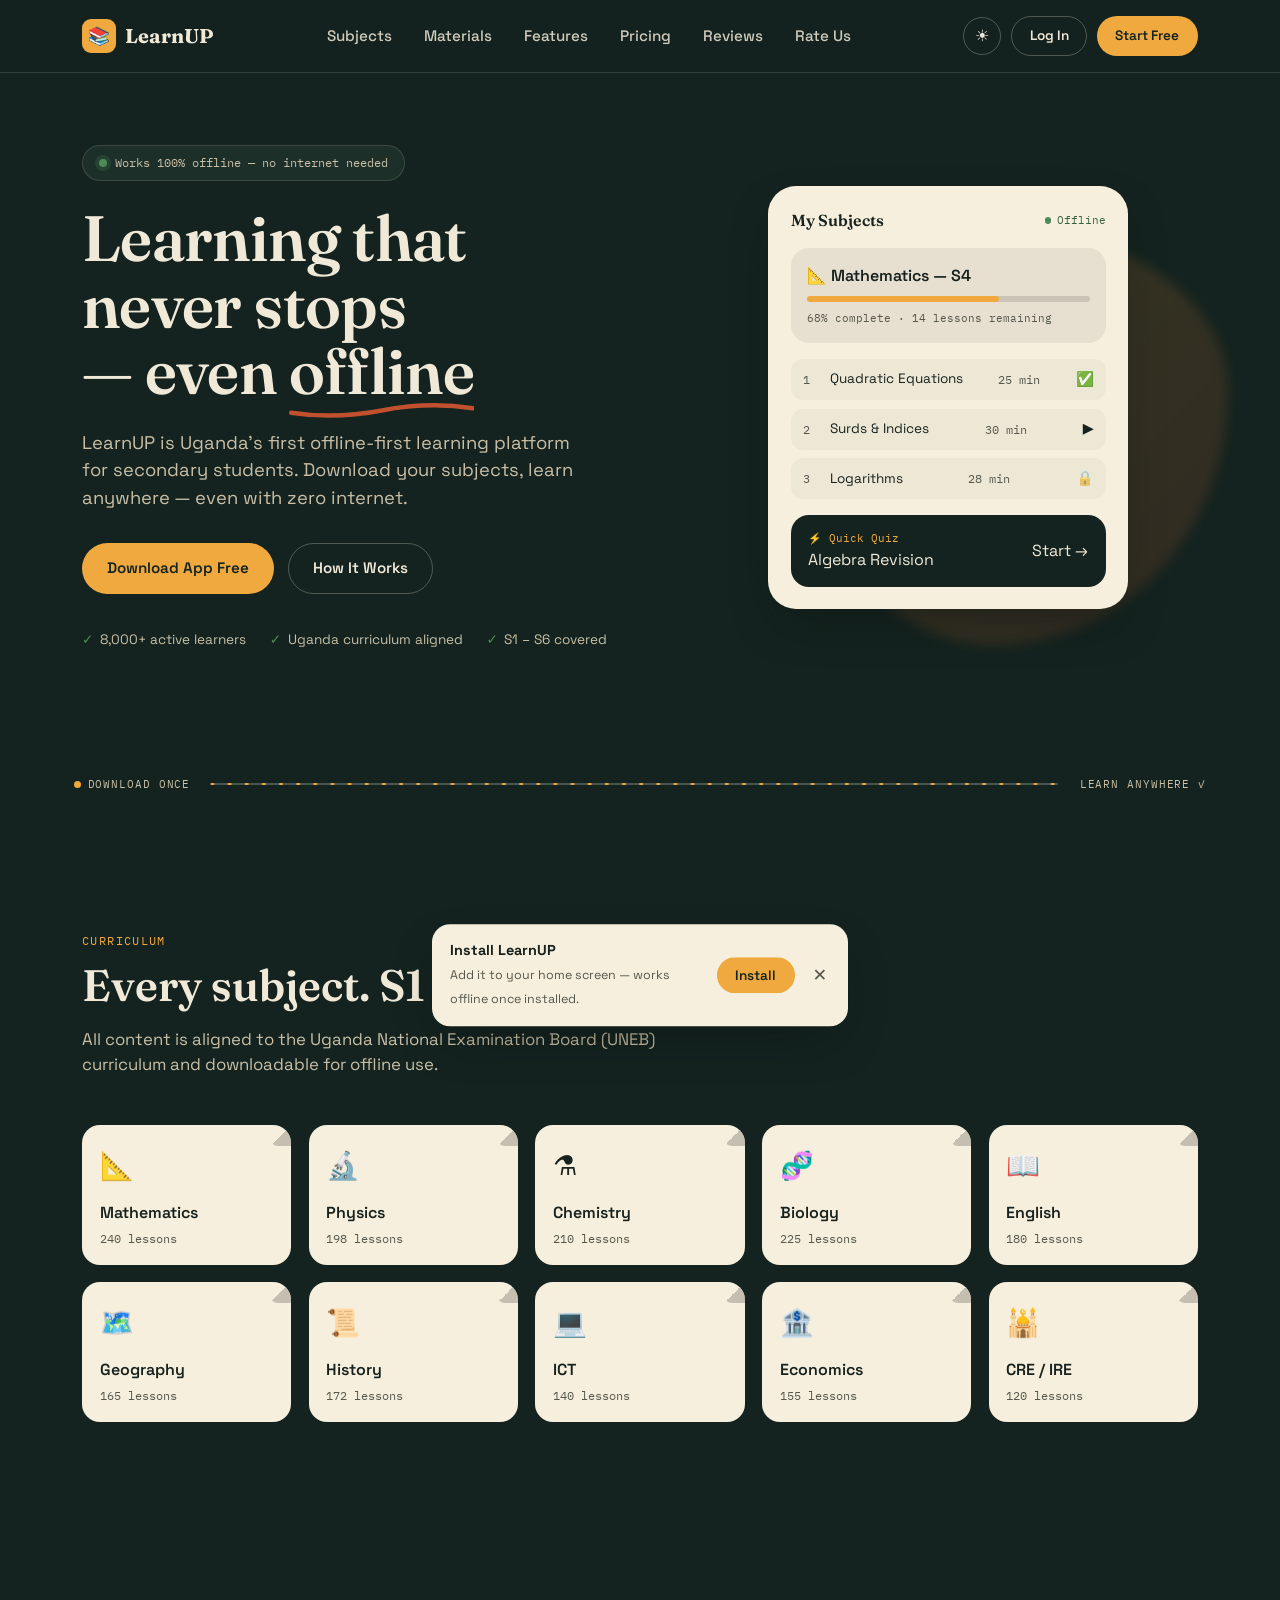
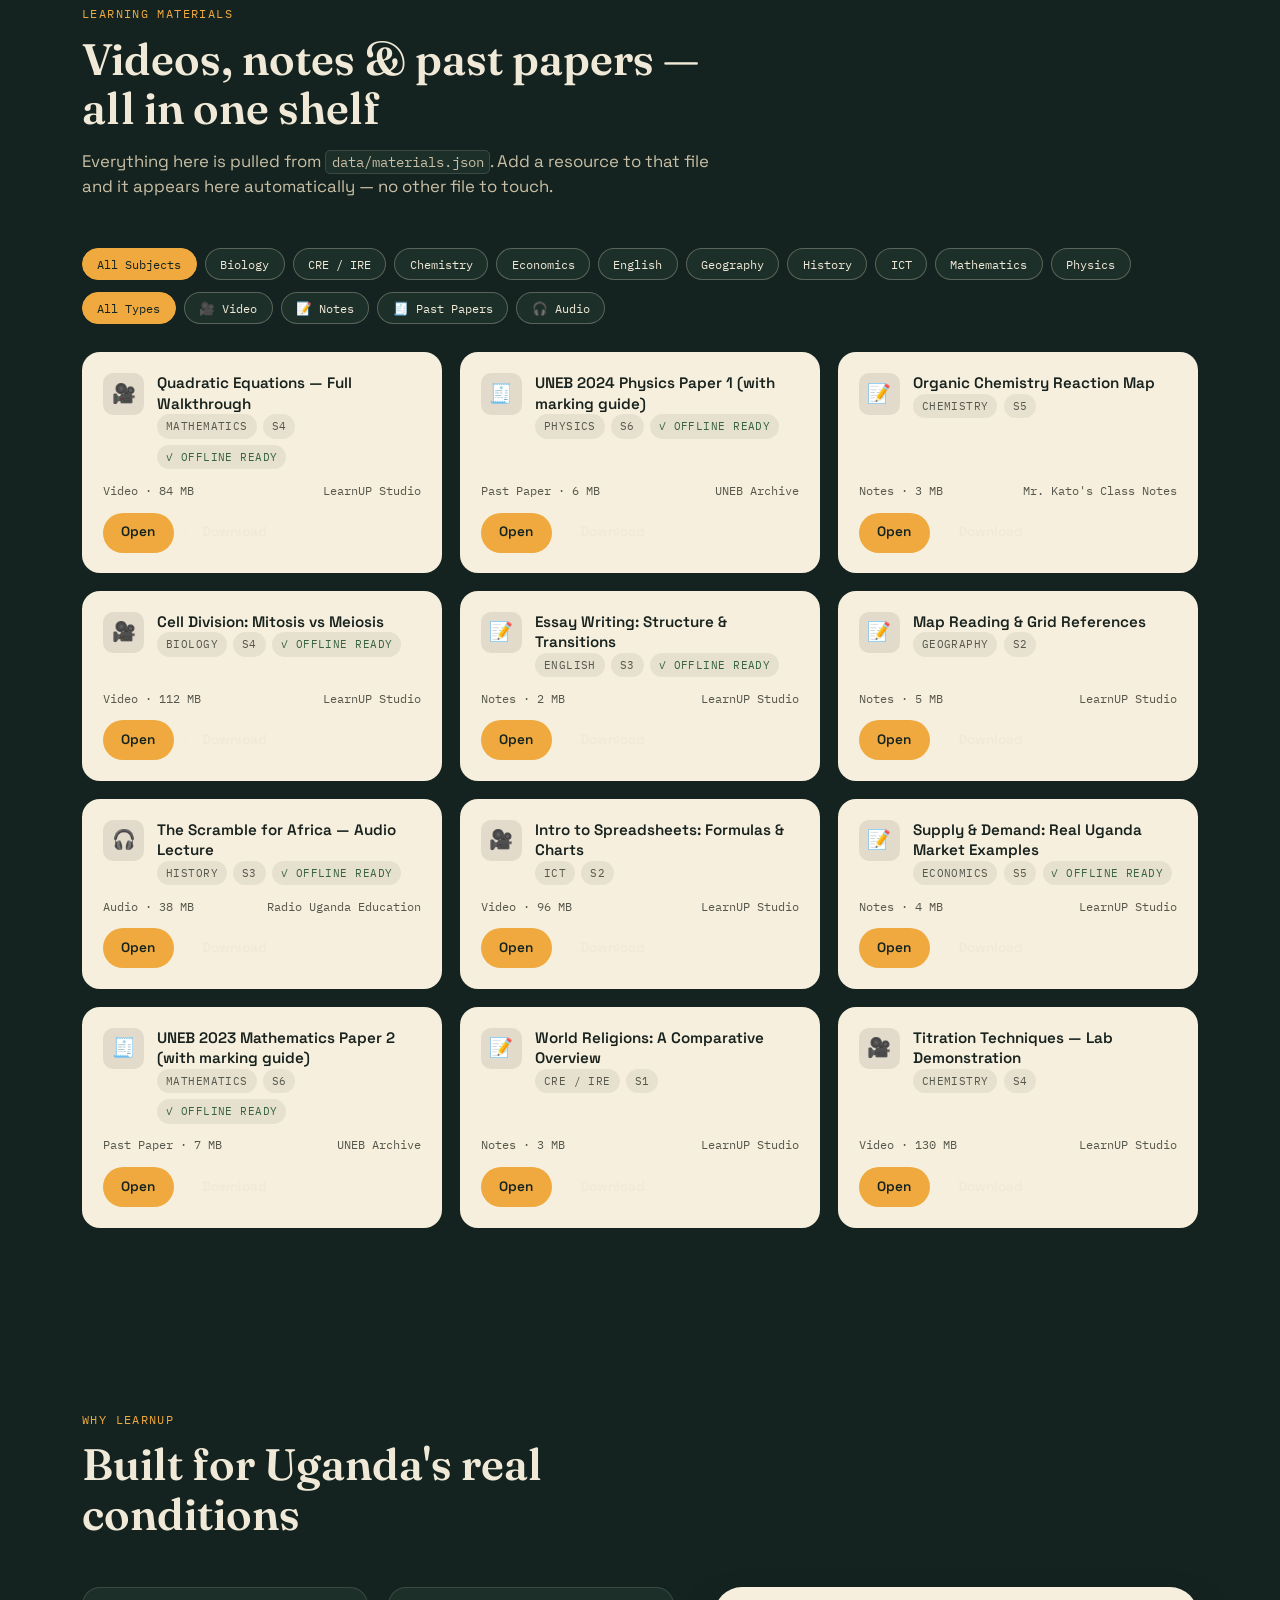
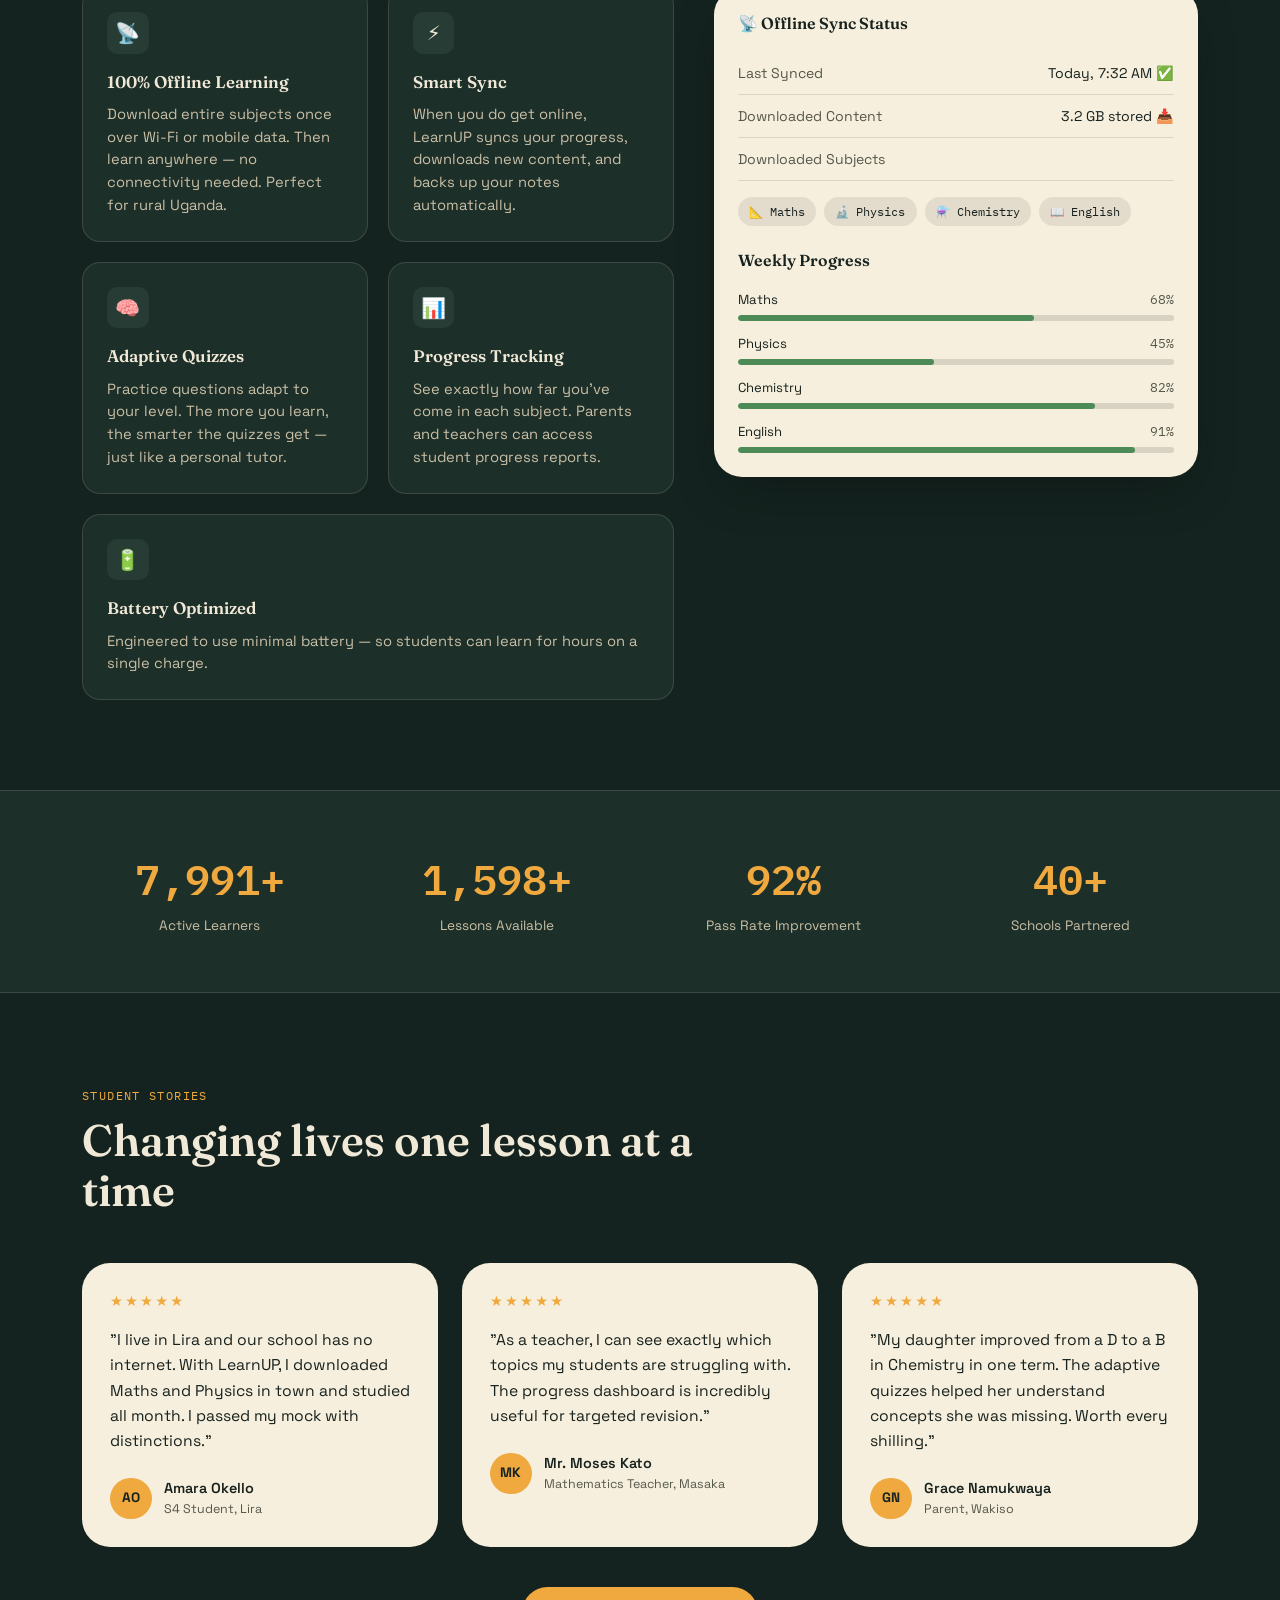
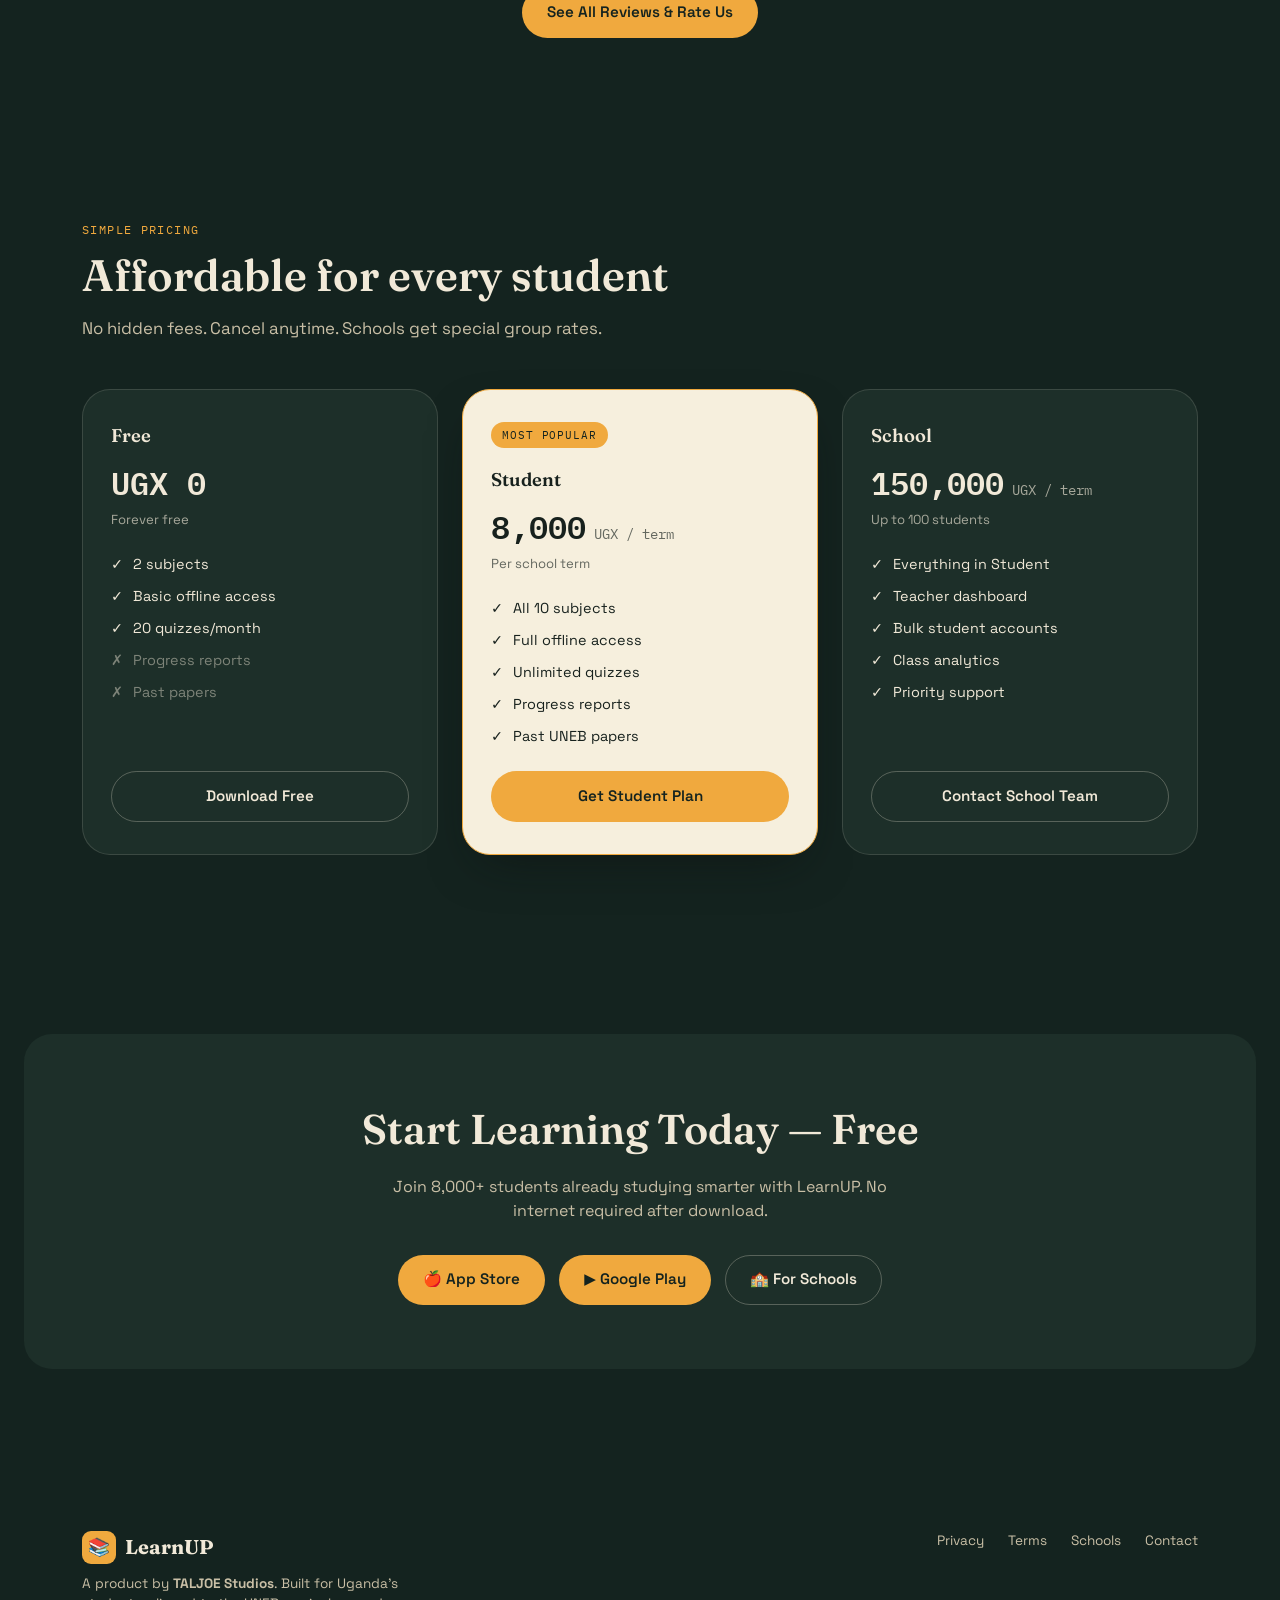
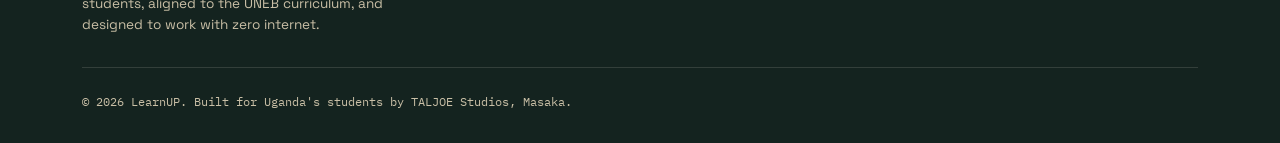
<file: learnup-pwa/index.html>
<!DOCTYPE html>
<html lang="en">

<head>
  <meta charset="UTF-8">
  <meta name="viewport" content="width=device-width, initial-scale=1.0">
  <title>LearnUP — Education Without Limits</title>
  <meta name="description"
    content="LearnUP is Uganda's offline-first learning platform for S1–S6 students. Download your subjects once, then learn anywhere — even with zero internet.">
  <meta name="theme-color" content="#14231F">
  <link rel="manifest" href="manifest.json">
  <link rel="icon" href="icons/favicon-32.png">
  <link rel="apple-touch-icon" href="icons/apple-touch-icon.png">
  <link rel="stylesheet" href="styles.css">
</head>

<body data-theme="dark">
  <a class="skip-link" href="#main">Skip to content</a>

  <div class="status-banner" id="statusBanner" role="status" aria-live="polite"></div>

  <header class="site-header">
    <nav class="nav container" aria-label="Primary">
      <a href="#top" class="brand">
        <span class="brand-mark">📚</span> LearnUP
      </a>
      <ul class="nav-links">
        <li><a href="#subjects">Subjects</a></li>
        <li><a href="#materials">Materials</a></li>
        <li><a href="#features">Features</a></li>
        <li><a href="#pricing">Pricing</a></li>
        <li><a href="#reviews">Reviews</a></li>
        <li><a href="reviews.html">Rate Us</a></li>
      </ul>
      <div class="nav-actions">
        <button class="icon-btn" id="themeToggle" aria-label="Switch to light mode"
          title="Toggle theme">☀️</button>
        <a href="#pricing" class="btn btn-ghost btn-sm nav-log-in">Log In</a>
        <a href="#pricing" class="btn btn-primary btn-sm">Start Free</a>
        <button class="menu-toggle" id="menuToggle" aria-expanded="false" aria-controls="mobileNav"
          aria-label="Open menu">☰</button>
      </div>
    </nav>
    <ul class="mobile-nav container" id="mobileNav">
      <li><a href="#subjects">Subjects</a></li>
      <li><a href="#materials">Materials</a></li>
      <li><a href="#features">Features</a></li>
      <li><a href="#pricing">Pricing</a></li>
      <li><a href="#reviews">Reviews</a></li>
      <li><a href="reviews.html">Rate Us</a></li>
    </ul>
  </header>

  <main id="main">

    <!-- HERO -->
    <section class="hero" id="top">
      <div class="container hero-grid">
        <div class="hero-copy">
          <span class="hero-badge"><span class="dot"></span> Works 100% offline — no internet
            needed</span>
          <h1>
            Learning that never stops<br>
            — even <span class="chalk-underline">offline<svg viewBox="0 0 200 20"
                preserveAspectRatio="none" aria-hidden="true">
                <path d="M2 14 Q 50 20, 100 12 T 198 10" fill="none" stroke="var(--clay)"
                  stroke-width="4" stroke-linecap="round" />
              </svg></span>
          </h1>
          <p class="lede">LearnUP is Uganda's first offline-first learning platform for secondary
            students. Download your subjects, learn anywhere — even with zero internet.</p>
          <div class="hero-ctas">
            <a href="#pricing" class="btn btn-primary">Download App Free</a>
            <a href="#features" class="btn btn-ghost">How It Works</a>
          </div>
          <ul class="hero-trust">
            <li>8,000+ active learners</li>
            <li>Uganda curriculum aligned</li>
            <li>S1 – S6 covered</li>
          </ul>
        </div>

        <div class="mock-wrap">
          <div class="mock-blob" aria-hidden="true"></div>
          <div class="mock-card reveal">
            <div class="mock-top">
              <h3>My Subjects</h3>
              <span class="mock-status">Offline</span>
            </div>
            <div class="mock-subject">
              <div class="mock-subject-top"><span>📐 Mathematics — S4</span></div>
              <div class="mock-progress-track">
                <div class="mock-progress-fill" data-fill="68"></div>
              </div>
              <div class="mock-progress-label">68% complete · 14 lessons remaining</div>
            </div>
            <div class="mock-lesson-list">
              <div class="mock-lesson">
                <span class="mock-lesson-left"><span class="mock-lesson-num">1</span> Quadratic
                  Equations</span>
                <span class="mock-lesson-time">25 min</span>
                <span class="mock-state done">✅</span>
              </div>
              <div class="mock-lesson">
                <span class="mock-lesson-left"><span class="mock-lesson-num">2</span> Surds &amp;
                  Indices</span>
                <span class="mock-lesson-time">30 min</span>
                <span class="mock-state">▶️</span>
              </div>
              <div class="mock-lesson">
                <span class="mock-lesson-left"><span class="mock-lesson-num">3</span>
                  Logarithms</span>
                <span class="mock-lesson-time">28 min</span>
                <span class="mock-state locked">🔒</span>
              </div>
            </div>
            <div class="mock-quiz">
              <div><span class="tag">⚡ Quick Quiz</span>Algebra Revision</div>
              <span>Start →</span>
            </div>
          </div>
        </div>
      </div>
    </section>

    <!-- SIGNATURE RIBBON DIVIDER -->
    <div class="ribbon" aria-hidden="true">
      <div class="ribbon-inner">
        <span class="ribbon-label"><span class="pulse"></span>Download once</span>
        <svg viewBox="0 0 600 28" preserveAspectRatio="none">
          <line x1="4" y1="14" x2="596" y2="14" stroke="currentColor" stroke-opacity="0.25"
            stroke-width="2" />
          <line class="ribbon-flow" x1="4" y1="14" x2="596" y2="14" stroke="var(--gold)"
            stroke-width="2" stroke-dasharray="1 11" stroke-linecap="round" />
        </svg>
        <span class="ribbon-label">Learn anywhere ✓</span>
      </div>
    </div>

    <!-- CURRICULUM -->
    <section class="section" id="subjects">
      <div class="container">
        <div class="section-head reveal">
          <span class="eyebrow">Curriculum</span>
          <h2>Every subject. S1 through S6.</h2>
          <p>All content is aligned to the Uganda National Examination Board (UNEB) curriculum and
            downloadable for offline use.</p>
        </div>
        <div class="subject-grid">
          <div class="subject-card reveal"><span class="subject-emoji">📐</span>
            <h3>Mathematics</h3><span class="count">240 lessons</span>
          </div>
          <div class="subject-card reveal"><span class="subject-emoji">🔬</span>
            <h3>Physics</h3><span class="count">198 lessons</span>
          </div>
          <div class="subject-card reveal"><span class="subject-emoji">⚗️</span>
            <h3>Chemistry</h3><span class="count">210 lessons</span>
          </div>
          <div class="subject-card reveal"><span class="subject-emoji">🧬</span>
            <h3>Biology</h3><span class="count">225 lessons</span>
          </div>
          <div class="subject-card reveal"><span class="subject-emoji">📖</span>
            <h3>English</h3><span class="count">180 lessons</span>
          </div>
          <div class="subject-card reveal"><span class="subject-emoji">🗺️</span>
            <h3>Geography</h3><span class="count">165 lessons</span>
          </div>
          <div class="subject-card reveal"><span class="subject-emoji">📜</span>
            <h3>History</h3><span class="count">172 lessons</span>
          </div>
          <div class="subject-card reveal"><span class="subject-emoji">💻</span>
            <h3>ICT</h3><span class="count">140 lessons</span>
          </div>
          <div class="subject-card reveal"><span class="subject-emoji">🏦</span>
            <h3>Economics</h3><span class="count">155 lessons</span>
          </div>
          <div class="subject-card reveal"><span class="subject-emoji">🕌</span>
            <h3>CRE / IRE</h3><span class="count">120 lessons</span>
          </div>
        </div>
      </div>
    </section>

    <!-- LEARNING MATERIALS (reads data/materials.json) -->
    <section class="section" id="materials">
      <div class="container">
        <div class="section-head reveal">
          <span class="eyebrow">Learning Materials</span>
          <h2>Videos, notes &amp; past papers — all in one shelf</h2>
          <p>Everything here is pulled from <code>data/materials.json</code>. Add a resource to that
            file and it appears here automatically — no other file to touch.</p>
        </div>

        <div class="materials-toolbar reveal">
          <div class="filter-group" id="subjectFilters" role="group" aria-label="Filter by subject">
            <button class="filter-chip is-active" data-filter-subject="all">All Subjects</button>
          </div>
          <div class="filter-group" id="typeFilters" role="group" aria-label="Filter by type">
            <button class="filter-chip is-active" data-filter-type="all">All Types</button>
            <button class="filter-chip" data-filter-type="video">🎥 Video</button>
            <button class="filter-chip" data-filter-type="notes">📝 Notes</button>
            <button class="filter-chip" data-filter-type="past-paper">🧾 Past Papers</button>
            <button class="filter-chip" data-filter-type="audio">🎧 Audio</button>
          </div>
        </div>

        <div class="materials-grid" id="materialsGrid" aria-live="polite">
          <p class="materials-status">Loading learning materials…</p>
        </div>
      </div>
    </section>

    <!-- FEATURES + SYNC PANEL -->
    <section class="section" id="features">
      <div class="container">
        <div class="section-head reveal">
          <span class="eyebrow">Why LearnUP</span>
          <h2>Built for Uganda's real conditions</h2>
        </div>
        <div class="features-layout">
          <div class="feature-grid">
            <div class="feature-card reveal">
              <div class="feature-icon">📡</div>
              <h3>100% Offline Learning</h3>
              <p>Download entire subjects once over Wi-Fi or mobile data. Then learn anywhere — no
                connectivity needed. Perfect for rural Uganda.</p>
            </div>
            <div class="feature-card reveal">
              <div class="feature-icon">⚡</div>
              <h3>Smart Sync</h3>
              <p>When you do get online, LearnUP syncs your progress, downloads new content, and
                backs up your notes automatically.</p>
            </div>
            <div class="feature-card reveal">
              <div class="feature-icon">🧠</div>
              <h3>Adaptive Quizzes</h3>
              <p>Practice questions adapt to your level. The more you learn, the smarter the quizzes
                get — just like a personal tutor.</p>
            </div>
            <div class="feature-card reveal">
              <div class="feature-icon">📊</div>
              <h3>Progress Tracking</h3>
              <p>See exactly how far you've come in each subject. Parents and teachers can access
                student progress reports.</p>
            </div>
            <div class="feature-card reveal" style="grid-column: 1 / -1;">
              <div class="feature-icon">🔋</div>
              <h3>Battery Optimized</h3>
              <p>Engineered to use minimal battery — so students can learn for hours on a single
                charge.</p>
            </div>
          </div>

          <div class="sync-panel reveal">
            <h3>📡 Offline Sync Status</h3>
            <div class="sync-row"><span class="label">Last Synced</span><span>Today, 7:32 AM
                ✅</span></div>
            <div class="sync-row"><span class="label">Downloaded Content</span><span>3.2 GB stored
                📥</span></div>
            <div class="sync-row"><span class="label">Downloaded Subjects</span><span></span></div>
            <div class="chip-row">
              <span class="chip">📐 Maths</span>
              <span class="chip">🔬 Physics</span>
              <span class="chip">⚗️ Chemistry</span>
              <span class="chip">📖 English</span>
            </div>
            <h3 style="margin-top:.5rem;">Weekly Progress</h3>
            <div class="progress-list">
              <div class="progress-item">
                <div class="top"><span>Maths</span><span class="pct">68%</span></div>
                <div class="progress-track">
                  <div class="progress-fill" data-fill="68"></div>
                </div>
              </div>
              <div class="progress-item">
                <div class="top"><span>Physics</span><span class="pct">45%</span></div>
                <div class="progress-track">
                  <div class="progress-fill" data-fill="45"></div>
                </div>
              </div>
              <div class="progress-item">
                <div class="top"><span>Chemistry</span><span class="pct">82%</span></div>
                <div class="progress-track">
                  <div class="progress-fill" data-fill="82"></div>
                </div>
              </div>
              <div class="progress-item">
                <div class="top"><span>English</span><span class="pct">91%</span></div>
                <div class="progress-track">
                  <div class="progress-fill" data-fill="91"></div>
                </div>
              </div>
            </div>
          </div>
        </div>
      </div>
    </section>

    <!-- STATS -->
    <section class="stats-bar">
      <div class="container stats-grid">
        <div class="stat reveal">
          <div class="num" data-count="8000" data-suffix="+">0</div>
          <div class="lbl">Active Learners</div>
        </div>
        <div class="stat reveal">
          <div class="num" data-count="1600" data-suffix="+">0</div>
          <div class="lbl">Lessons Available</div>
        </div>
        <div class="stat reveal">
          <div class="num" data-count="92" data-suffix="%">0</div>
          <div class="lbl">Pass Rate Improvement</div>
        </div>
        <div class="stat reveal">
          <div class="num" data-count="40" data-suffix="+">0</div>
          <div class="lbl">Schools Partnered</div>
        </div>
      </div>
    </section>

    <!-- TESTIMONIALS -->
    <section class="section" id="reviews">
      <div class="container">
        <div class="section-head reveal">
          <span class="eyebrow">Student Stories</span>
          <h2>Changing lives one lesson at a time</h2>
        </div>
        <div class="testi-grid">
          <div class="testi-card reveal">
            <div class="stars">★★★★★</div>
            <p>"I live in Lira and our school has no internet. With LearnUP, I downloaded Maths and
              Physics in town and studied all month. I passed my mock with distinctions."</p>
            <div class="testi-person">
              <div class="avatar">AO</div>
              <div>
                <div class="who">Amara Okello</div>
                <div class="role">S4 Student, Lira</div>
              </div>
            </div>
          </div>
          <div class="testi-card reveal">
            <div class="stars">★★★★★</div>
            <p>"As a teacher, I can see exactly which topics my students are struggling with. The
              progress dashboard is incredibly useful for targeted revision."</p>
            <div class="testi-person">
              <div class="avatar">MK</div>
              <div>
                <div class="who">Mr. Moses Kato</div>
                <div class="role">Mathematics Teacher, Masaka</div>
              </div>
            </div>
          </div>
          <div class="testi-card reveal">
            <div class="stars">★★★★★</div>
            <p>"My daughter improved from a D to a B in Chemistry in one term. The adaptive quizzes
              helped her understand concepts she was missing. Worth every shilling."</p>
            <div class="testi-person">
              <div class="avatar">GN</div>
              <div>
                <div class="who">Grace Namukwaya</div>
                <div class="role">Parent, Wakiso</div>
              </div>
            </div>
          </div>
        </div>
        <div class="testi-cta reveal">
          <a href="reviews.html" class="btn btn-primary">See All Reviews &amp; Rate Us</a>
        </div>
      </div>
    </section>

    <!-- PRICING -->
    <section class="section" id="pricing">
      <div class="container">
        <div class="section-head reveal">
          <span class="eyebrow">Simple Pricing</span>
          <h2>Affordable for every student</h2>
          <p>No hidden fees. Cancel anytime. Schools get special group rates.</p>
        </div>
        <div class="pricing-grid">
          <div class="price-card reveal">
            <h3>Free</h3>
            <div class="price-amount">UGX 0</div>
            <div class="price-sub">Forever free</div>
            <ul class="price-list">
              <li><span class="mark">✓</span> 2 subjects</li>
              <li><span class="mark">✓</span> Basic offline access</li>
              <li><span class="mark">✓</span> 20 quizzes/month</li>
              <li class="no"><span class="mark">✗</span> Progress reports</li>
              <li class="no"><span class="mark">✗</span> Past papers</li>
            </ul>
            <a href="#" class="btn btn-ghost btn-block">Download Free</a>
          </div>
          <div class="price-card featured reveal">
            <span class="price-badge">Most Popular</span>
            <h3>Student</h3>
            <div class="price-amount">8,000<span> UGX / term</span></div>
            <div class="price-sub">Per school term</div>
            <ul class="price-list">
              <li><span class="mark">✓</span> All 10 subjects</li>
              <li><span class="mark">✓</span> Full offline access</li>
              <li><span class="mark">✓</span> Unlimited quizzes</li>
              <li><span class="mark">✓</span> Progress reports</li>
              <li><span class="mark">✓</span> Past UNEB papers</li>
            </ul>
            <a href="#" class="btn btn-primary btn-block">Get Student Plan</a>
          </div>
          <div class="price-card reveal">
            <h3>School</h3>
            <div class="price-amount">150,000<span> UGX / term</span></div>
            <div class="price-sub">Up to 100 students</div>
            <ul class="price-list">
              <li><span class="mark">✓</span> Everything in Student</li>
              <li><span class="mark">✓</span> Teacher dashboard</li>
              <li><span class="mark">✓</span> Bulk student accounts</li>
              <li><span class="mark">✓</span> Class analytics</li>
              <li><span class="mark">✓</span> Priority support</li>
            </ul>
            <a href="#" class="btn btn-ghost btn-block">Contact School Team</a>
          </div>
        </div>
      </div>
    </section>

    <!-- FINAL CTA -->
    <section class="section">
      <div class="final-cta reveal">
        <h2>Start Learning Today — Free</h2>
        <p>Join 8,000+ students already studying smarter with LearnUP. No internet required after
          download.</p>
        <div class="store-row">
          <a href="#" class="btn btn-primary">🍎 App Store</a>
          <a href="#" class="btn btn-primary">▶️ Google Play</a>
          <a href="#" class="btn btn-ghost">🏫 For Schools</a>
        </div>
      </div>
    </section>

  </main>

  <footer>
    <div class="container">
      <div class="footer-top">
        <div class="footer-brand">
          <a href="#top" class="brand"><span class="brand-mark">📚</span> LearnUP</a>
          <p>A product by <strong>TALJOE Studios</strong>. Built for Uganda's students, aligned to
            the UNEB curriculum, and designed to work with zero internet.</p>
        </div>
        <ul class="footer-links">
          <li><a href="#">Privacy</a></li>
          <li><a href="#">Terms</a></li>
          <li><a href="#">Schools</a></li>
          <li><a href="#">Contact</a></li>
        </ul>
      </div>
      <div class="footer-bottom">© 2026 LearnUP. Built for Uganda's students by TALJOE Studios,
        Masaka.</div>
    </div>
  </footer>

  <div class="install-toast" id="installToast">
    <div class="txt"><strong>Install LearnUP</strong><span>Add it to your home screen — works
        offline once installed.</span></div>
    <button class="btn btn-primary btn-sm" id="installBtn">Install</button>
    <button class="close-toast" id="closeToast" aria-label="Dismiss">✕</button>
  </div>

  <script src="app.js"></script>
</body>

</html>
</file>
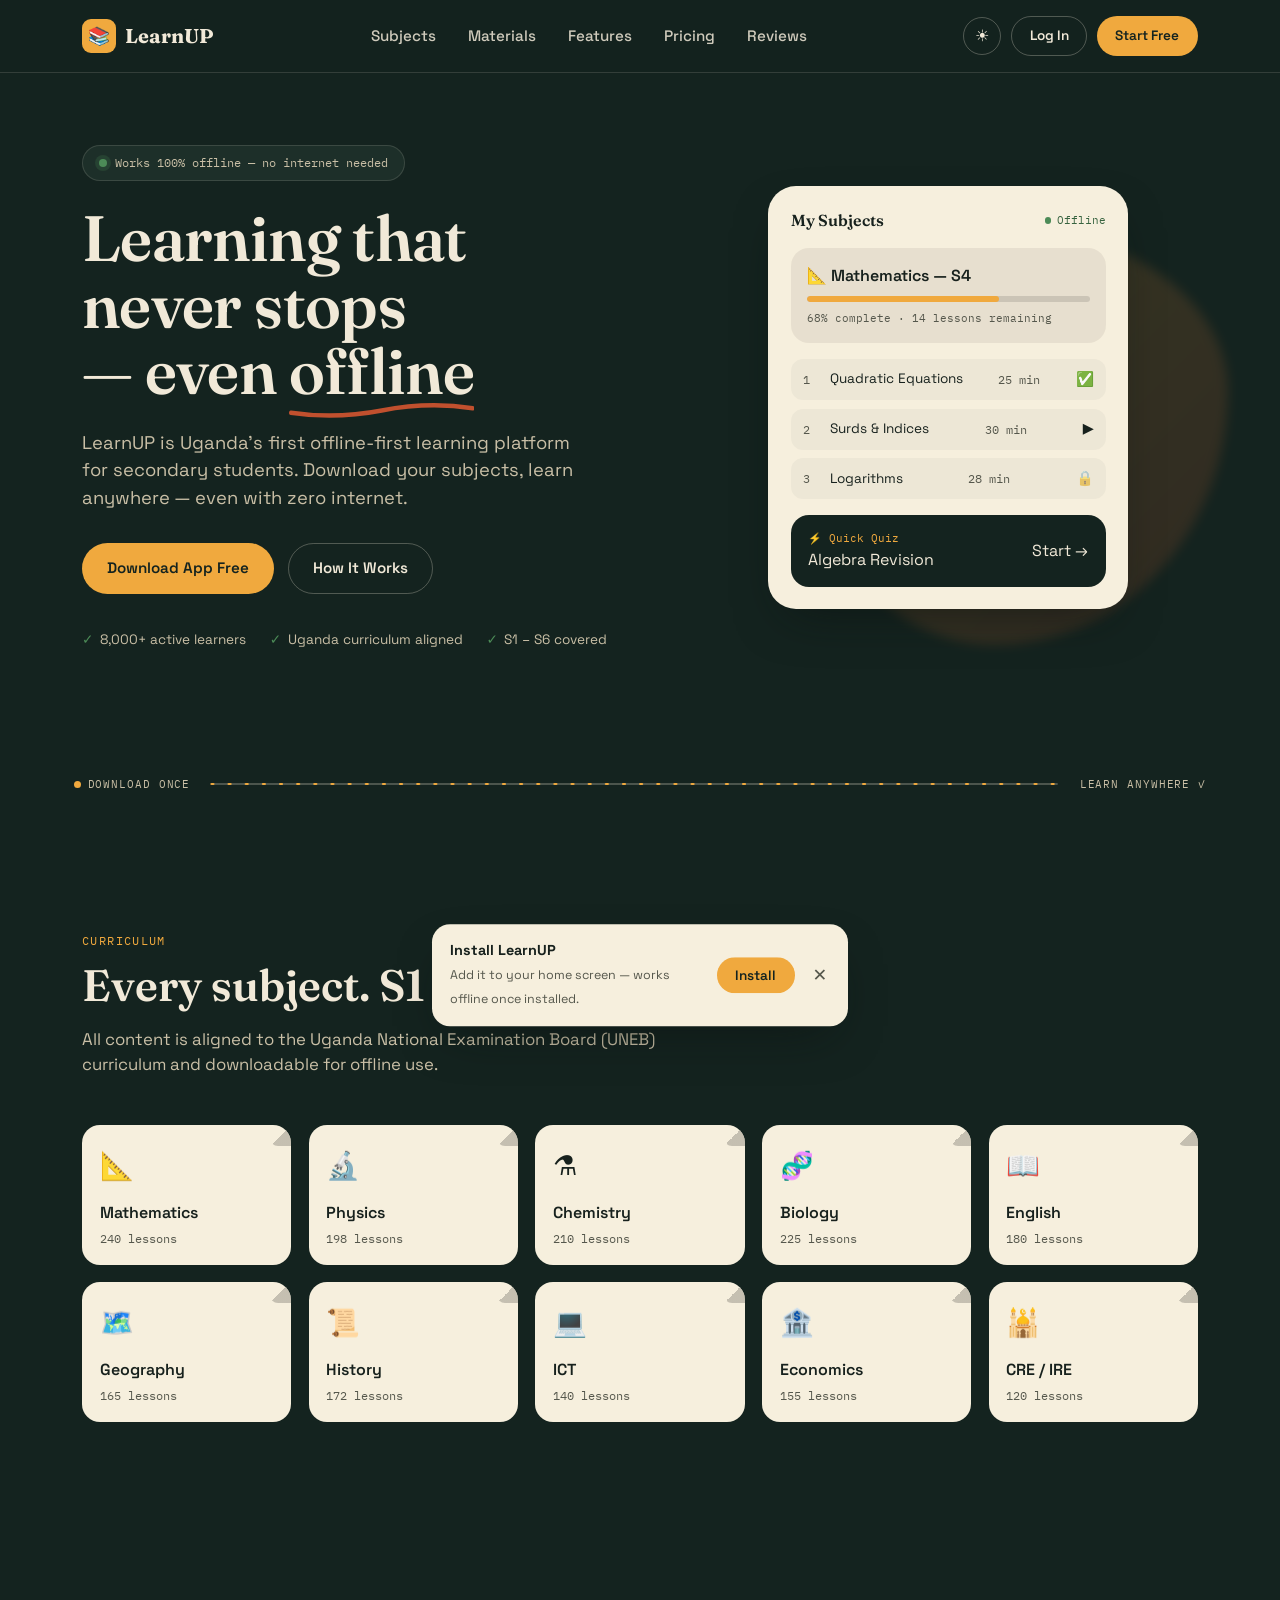
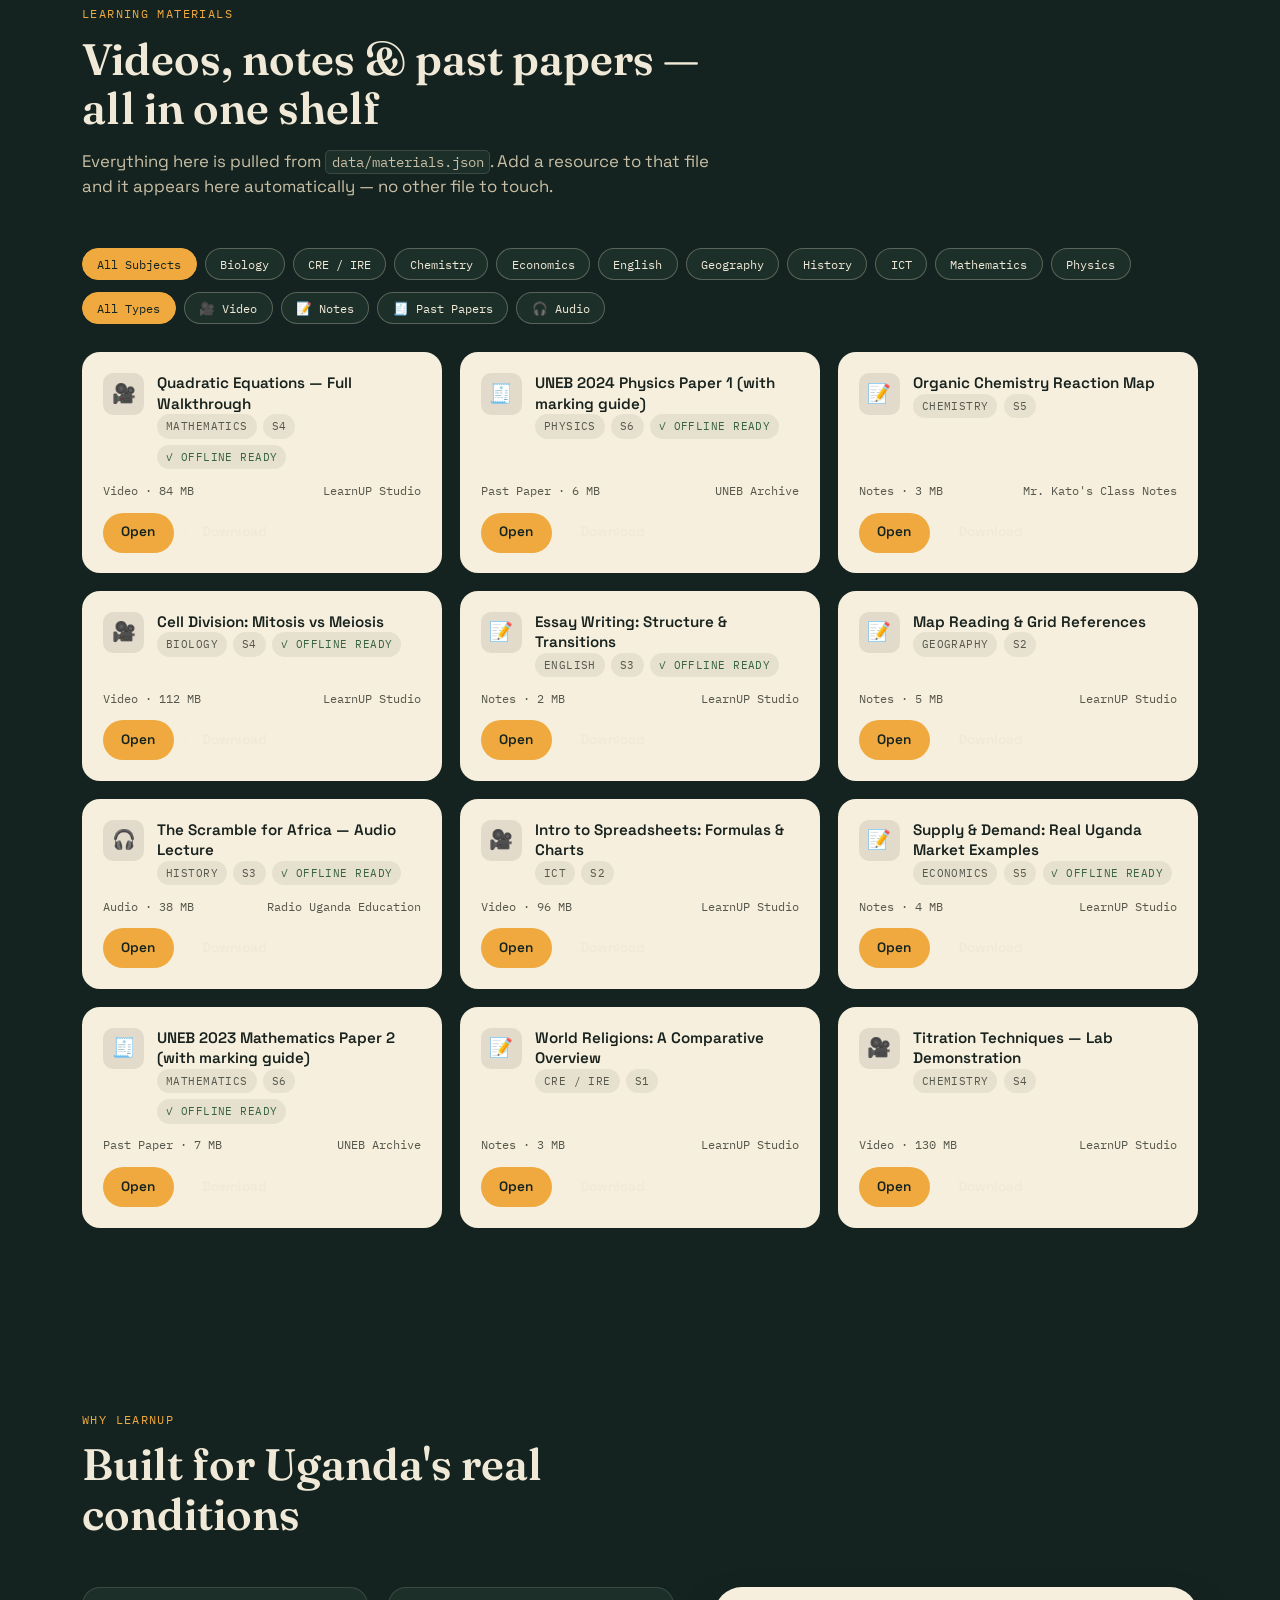
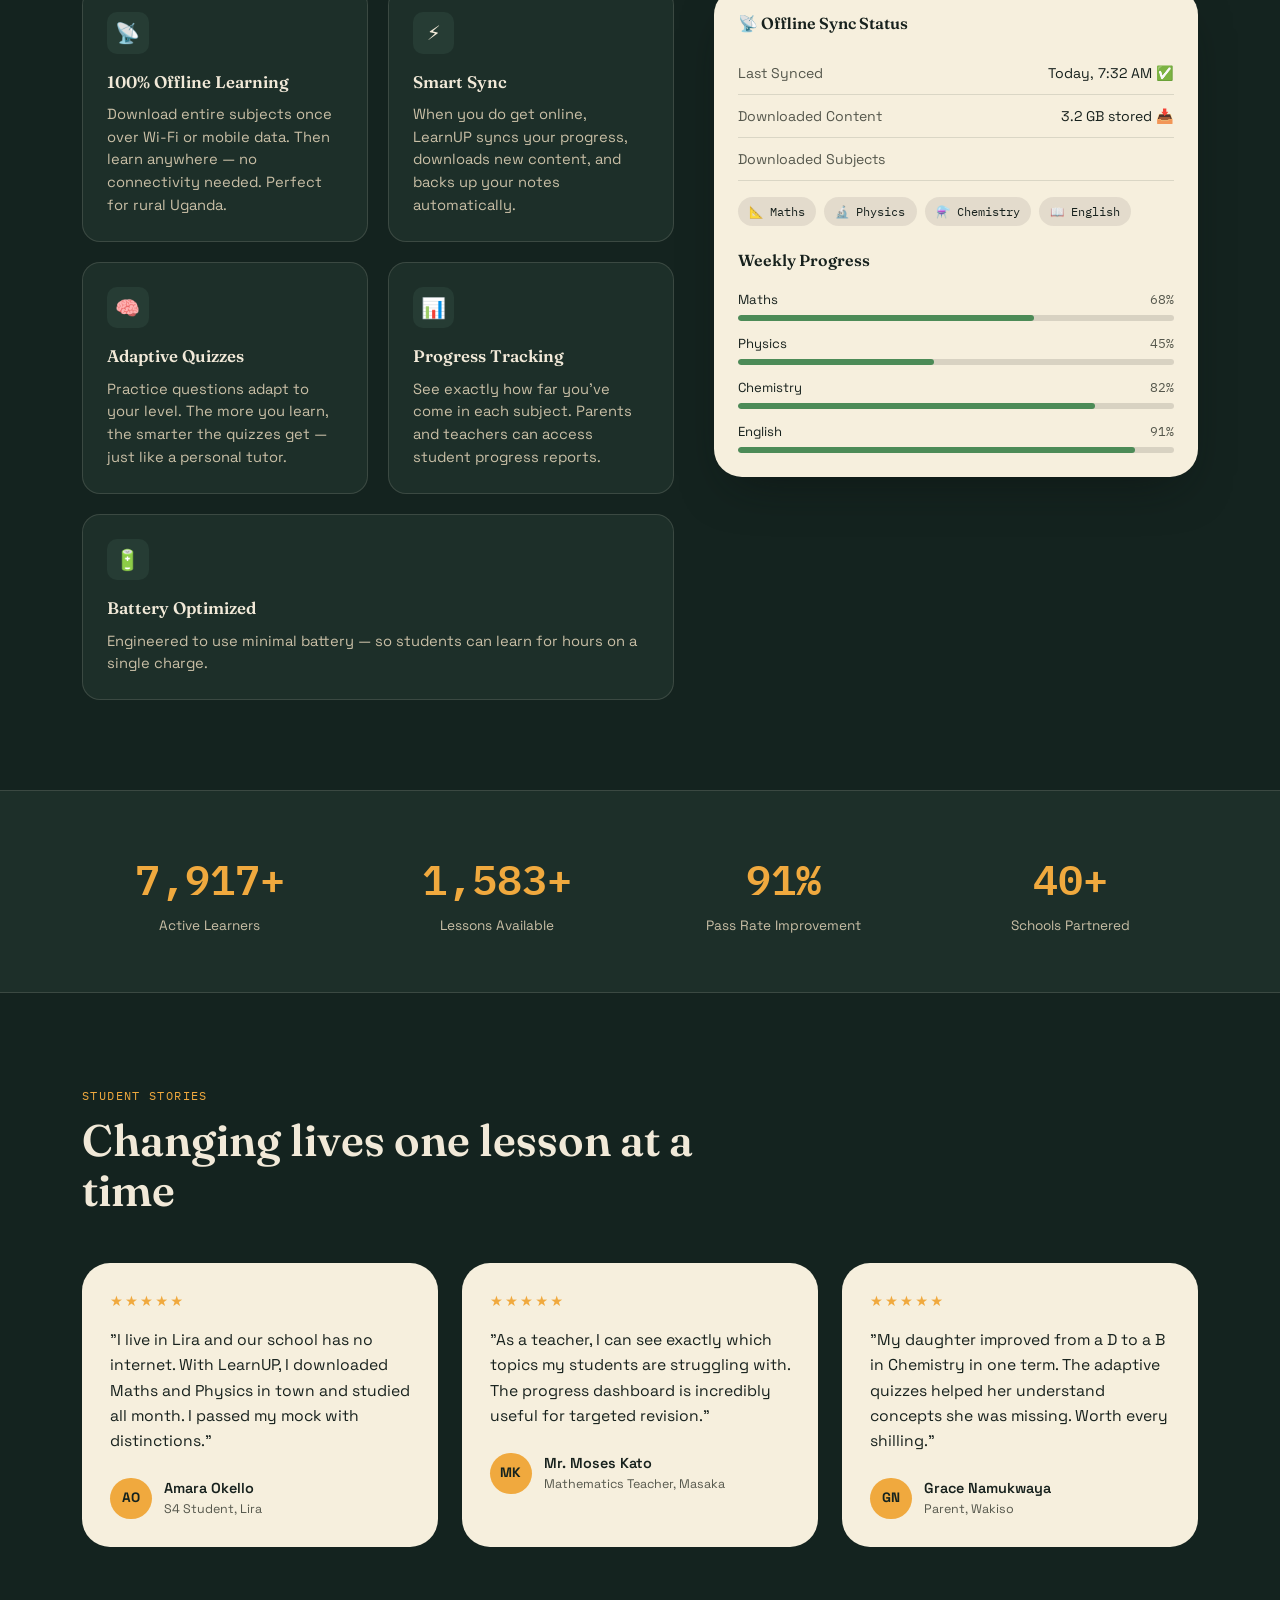
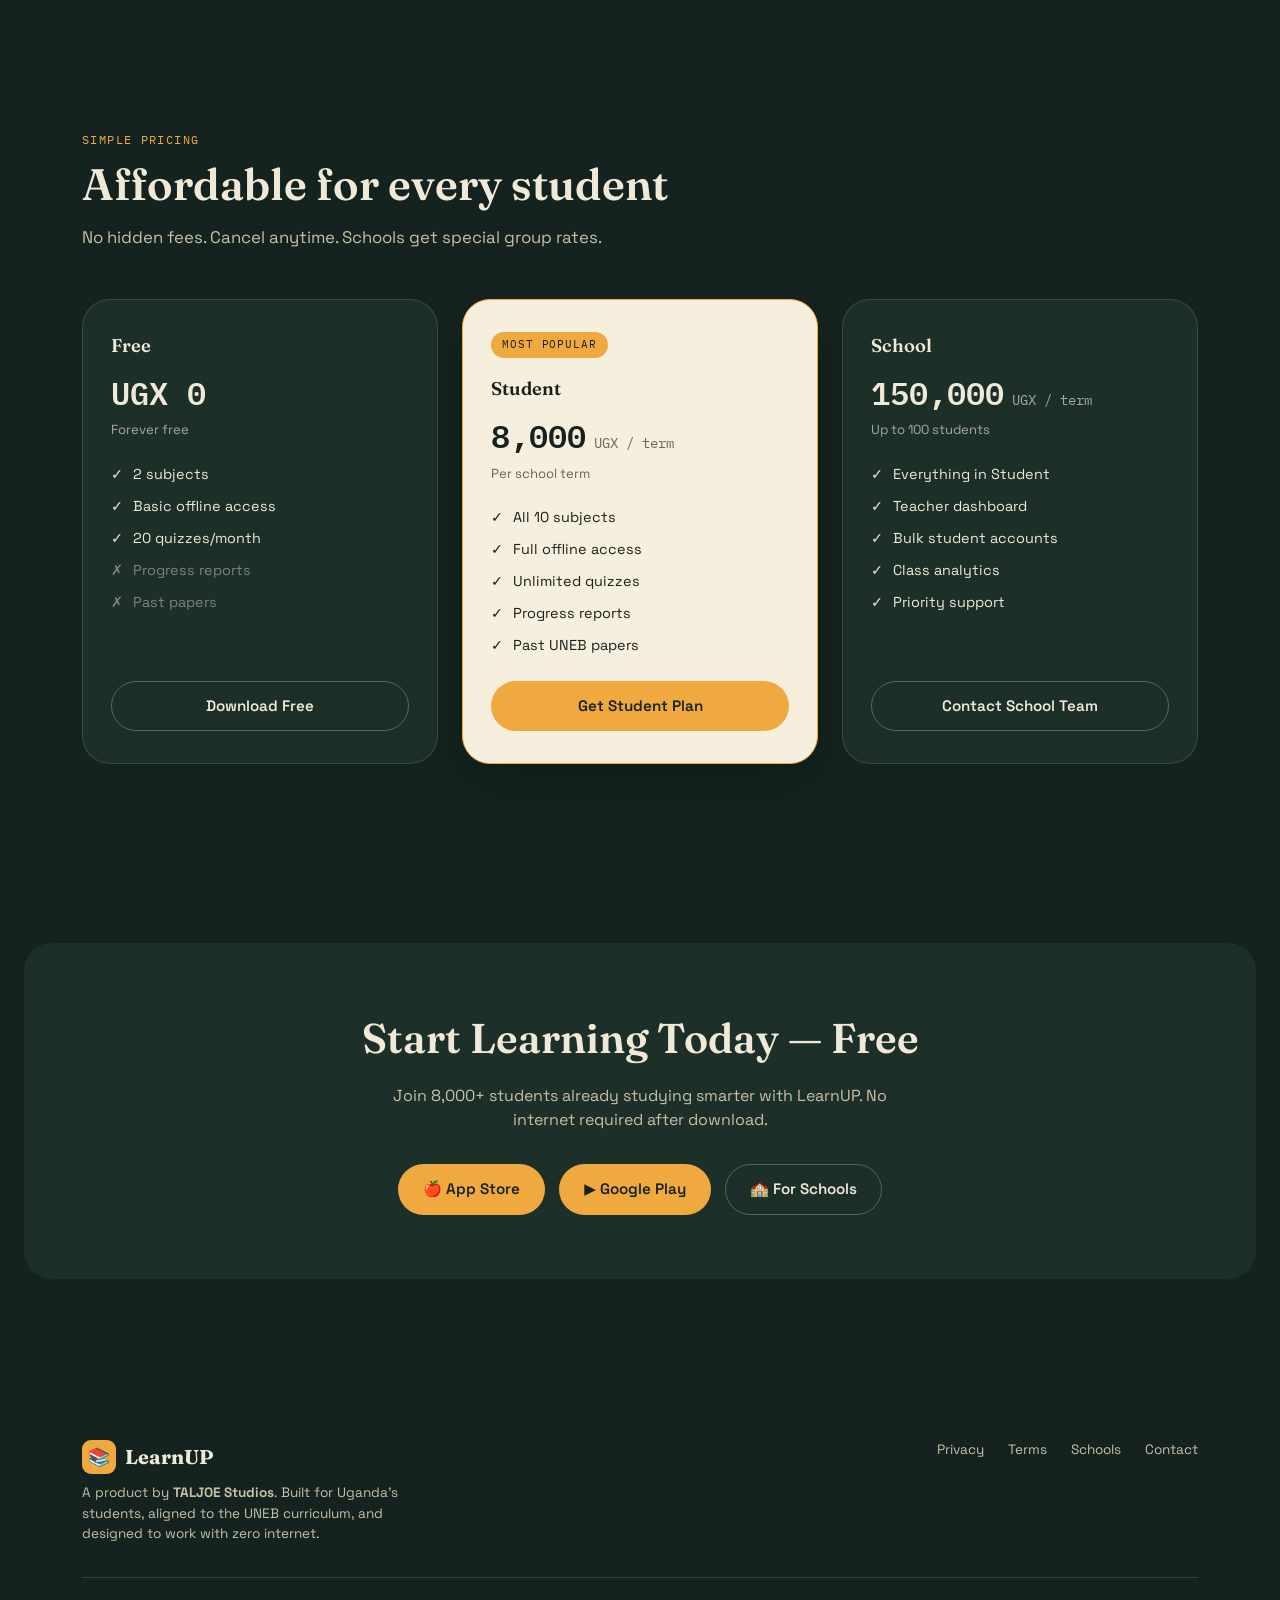
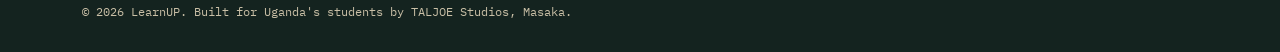
<file: learnup/index.html>
<!DOCTYPE html>
<html lang="en">
<head>
<meta charset="UTF-8">
<meta name="viewport" content="width=device-width, initial-scale=1.0">
<title>LearnUP — Education Without Limits</title>
<meta name="description" content="LearnUP is Uganda's offline-first learning platform for S1–S6 students. Download your subjects once, then learn anywhere — even with zero internet.">
<meta name="theme-color" content="#14231F">
<link rel="manifest" href="manifest.json">
<link rel="icon" href="icons/favicon-32.png">
<link rel="apple-touch-icon" href="icons/apple-touch-icon.png">
<link rel="stylesheet" href="styles.css">
</head>
<body data-theme="dark">
<a class="skip-link" href="#main">Skip to content</a>

<div class="status-banner" id="statusBanner" role="status" aria-live="polite"></div>

<header class="site-header">
  <nav class="nav container" aria-label="Primary">
    <a href="#top" class="brand">
      <span class="brand-mark">📚</span> LearnUP
    </a>
    <ul class="nav-links">
      <li><a href="#subjects">Subjects</a></li>
      <li><a href="#materials">Materials</a></li>
      <li><a href="#features">Features</a></li>
      <li><a href="#pricing">Pricing</a></li>
      <li><a href="#reviews">Reviews</a></li>
    </ul>
    <div class="nav-actions">
      <button class="icon-btn" id="themeToggle" aria-label="Switch to light mode" title="Toggle theme">☀️</button>
      <a href="#pricing" class="btn btn-ghost btn-sm nav-log-in">Log In</a>
      <a href="#pricing" class="btn btn-primary btn-sm">Start Free</a>
      <button class="menu-toggle" id="menuToggle" aria-expanded="false" aria-controls="mobileNav" aria-label="Open menu">☰</button>
    </div>
  </nav>
  <ul class="mobile-nav container" id="mobileNav">
    <li><a href="#subjects">Subjects</a></li>
    <li><a href="#materials">Materials</a></li>
    <li><a href="#features">Features</a></li>
    <li><a href="#pricing">Pricing</a></li>
    <li><a href="#reviews">Reviews</a></li>
  </ul>
</header>

<main id="main">

  <!-- HERO -->
  <section class="hero" id="top">
    <div class="container hero-grid">
      <div class="hero-copy">
        <span class="hero-badge"><span class="dot"></span> Works 100% offline — no internet needed</span>
        <h1>
          Learning that never stops<br>
          — even <span class="chalk-underline">offline<svg viewBox="0 0 200 20" preserveAspectRatio="none" aria-hidden="true"><path d="M2 14 Q 50 20, 100 12 T 198 10" fill="none" stroke="var(--clay)" stroke-width="4" stroke-linecap="round"/></svg></span>
        </h1>
        <p class="lede">LearnUP is Uganda's first offline-first learning platform for secondary students. Download your subjects, learn anywhere — even with zero internet.</p>
        <div class="hero-ctas">
          <a href="#pricing" class="btn btn-primary">Download App Free</a>
          <a href="#features" class="btn btn-ghost">How It Works</a>
        </div>
        <ul class="hero-trust">
          <li>8,000+ active learners</li>
          <li>Uganda curriculum aligned</li>
          <li>S1 – S6 covered</li>
        </ul>
      </div>

      <div class="mock-wrap">
        <div class="mock-blob" aria-hidden="true"></div>
        <div class="mock-card reveal">
          <div class="mock-top">
            <h3>My Subjects</h3>
            <span class="mock-status">Offline</span>
          </div>
          <div class="mock-subject">
            <div class="mock-subject-top"><span>📐 Mathematics — S4</span></div>
            <div class="mock-progress-track"><div class="mock-progress-fill" data-fill="68"></div></div>
            <div class="mock-progress-label">68% complete · 14 lessons remaining</div>
          </div>
          <div class="mock-lesson-list">
            <div class="mock-lesson">
              <span class="mock-lesson-left"><span class="mock-lesson-num">1</span> Quadratic Equations</span>
              <span class="mock-lesson-time">25 min</span>
              <span class="mock-state done">✅</span>
            </div>
            <div class="mock-lesson">
              <span class="mock-lesson-left"><span class="mock-lesson-num">2</span> Surds &amp; Indices</span>
              <span class="mock-lesson-time">30 min</span>
              <span class="mock-state">▶️</span>
            </div>
            <div class="mock-lesson">
              <span class="mock-lesson-left"><span class="mock-lesson-num">3</span> Logarithms</span>
              <span class="mock-lesson-time">28 min</span>
              <span class="mock-state locked">🔒</span>
            </div>
          </div>
          <div class="mock-quiz">
            <div><span class="tag">⚡ Quick Quiz</span>Algebra Revision</div>
            <span>Start →</span>
          </div>
        </div>
      </div>
    </div>
  </section>

  <!-- SIGNATURE RIBBON DIVIDER -->
  <div class="ribbon" aria-hidden="true">
    <div class="ribbon-inner">
      <span class="ribbon-label"><span class="pulse"></span>Download once</span>
      <svg viewBox="0 0 600 28" preserveAspectRatio="none">
        <line x1="4" y1="14" x2="596" y2="14" stroke="currentColor" stroke-opacity="0.25" stroke-width="2"/>
        <line class="ribbon-flow" x1="4" y1="14" x2="596" y2="14" stroke="var(--gold)" stroke-width="2" stroke-dasharray="1 11" stroke-linecap="round"/>
      </svg>
      <span class="ribbon-label">Learn anywhere ✓</span>
    </div>
  </div>

  <!-- CURRICULUM -->
  <section class="section" id="subjects">
    <div class="container">
      <div class="section-head reveal">
        <span class="eyebrow">Curriculum</span>
        <h2>Every subject. S1 through S6.</h2>
        <p>All content is aligned to the Uganda National Examination Board (UNEB) curriculum and downloadable for offline use.</p>
      </div>
      <div class="subject-grid">
        <div class="subject-card reveal"><span class="subject-emoji">📐</span><h3>Mathematics</h3><span class="count">240 lessons</span></div>
        <div class="subject-card reveal"><span class="subject-emoji">🔬</span><h3>Physics</h3><span class="count">198 lessons</span></div>
        <div class="subject-card reveal"><span class="subject-emoji">⚗️</span><h3>Chemistry</h3><span class="count">210 lessons</span></div>
        <div class="subject-card reveal"><span class="subject-emoji">🧬</span><h3>Biology</h3><span class="count">225 lessons</span></div>
        <div class="subject-card reveal"><span class="subject-emoji">📖</span><h3>English</h3><span class="count">180 lessons</span></div>
        <div class="subject-card reveal"><span class="subject-emoji">🗺️</span><h3>Geography</h3><span class="count">165 lessons</span></div>
        <div class="subject-card reveal"><span class="subject-emoji">📜</span><h3>History</h3><span class="count">172 lessons</span></div>
        <div class="subject-card reveal"><span class="subject-emoji">💻</span><h3>ICT</h3><span class="count">140 lessons</span></div>
        <div class="subject-card reveal"><span class="subject-emoji">🏦</span><h3>Economics</h3><span class="count">155 lessons</span></div>
        <div class="subject-card reveal"><span class="subject-emoji">🕌</span><h3>CRE / IRE</h3><span class="count">120 lessons</span></div>
      </div>
    </div>
  </section>

  <!-- LEARNING MATERIALS (reads data/materials.json) -->
  <section class="section" id="materials">
    <div class="container">
      <div class="section-head reveal">
        <span class="eyebrow">Learning Materials</span>
        <h2>Videos, notes &amp; past papers — all in one shelf</h2>
        <p>Everything here is pulled from <code>data/materials.json</code>. Add a resource to that file and it appears here automatically — no other file to touch.</p>
      </div>

      <div class="materials-toolbar reveal">
        <div class="filter-group" id="subjectFilters" role="group" aria-label="Filter by subject">
          <button class="filter-chip is-active" data-filter-subject="all">All Subjects</button>
        </div>
        <div class="filter-group" id="typeFilters" role="group" aria-label="Filter by type">
          <button class="filter-chip is-active" data-filter-type="all">All Types</button>
          <button class="filter-chip" data-filter-type="video">🎥 Video</button>
          <button class="filter-chip" data-filter-type="notes">📝 Notes</button>
          <button class="filter-chip" data-filter-type="past-paper">🧾 Past Papers</button>
          <button class="filter-chip" data-filter-type="audio">🎧 Audio</button>
        </div>
      </div>

      <div class="materials-grid" id="materialsGrid" aria-live="polite">
        <p class="materials-status">Loading learning materials…</p>
      </div>
    </div>
  </section>

  <!-- FEATURES + SYNC PANEL -->
  <section class="section" id="features">
    <div class="container">
      <div class="section-head reveal">
        <span class="eyebrow">Why LearnUP</span>
        <h2>Built for Uganda's real conditions</h2>
      </div>
      <div class="features-layout">
        <div class="feature-grid">
          <div class="feature-card reveal">
            <div class="feature-icon">📡</div>
            <h3>100% Offline Learning</h3>
            <p>Download entire subjects once over Wi-Fi or mobile data. Then learn anywhere — no connectivity needed. Perfect for rural Uganda.</p>
          </div>
          <div class="feature-card reveal">
            <div class="feature-icon">⚡</div>
            <h3>Smart Sync</h3>
            <p>When you do get online, LearnUP syncs your progress, downloads new content, and backs up your notes automatically.</p>
          </div>
          <div class="feature-card reveal">
            <div class="feature-icon">🧠</div>
            <h3>Adaptive Quizzes</h3>
            <p>Practice questions adapt to your level. The more you learn, the smarter the quizzes get — just like a personal tutor.</p>
          </div>
          <div class="feature-card reveal">
            <div class="feature-icon">📊</div>
            <h3>Progress Tracking</h3>
            <p>See exactly how far you've come in each subject. Parents and teachers can access student progress reports.</p>
          </div>
          <div class="feature-card reveal" style="grid-column: 1 / -1;">
            <div class="feature-icon">🔋</div>
            <h3>Battery Optimized</h3>
            <p>Engineered to use minimal battery — so students can learn for hours on a single charge.</p>
          </div>
        </div>

        <div class="sync-panel reveal">
          <h3>📡 Offline Sync Status</h3>
          <div class="sync-row"><span class="label">Last Synced</span><span>Today, 7:32 AM ✅</span></div>
          <div class="sync-row"><span class="label">Downloaded Content</span><span>3.2 GB stored 📥</span></div>
          <div class="sync-row"><span class="label">Downloaded Subjects</span><span></span></div>
          <div class="chip-row">
            <span class="chip">📐 Maths</span>
            <span class="chip">🔬 Physics</span>
            <span class="chip">⚗️ Chemistry</span>
            <span class="chip">📖 English</span>
          </div>
          <h3 style="margin-top:.5rem;">Weekly Progress</h3>
          <div class="progress-list">
            <div class="progress-item">
              <div class="top"><span>Maths</span><span class="pct">68%</span></div>
              <div class="progress-track"><div class="progress-fill" data-fill="68"></div></div>
            </div>
            <div class="progress-item">
              <div class="top"><span>Physics</span><span class="pct">45%</span></div>
              <div class="progress-track"><div class="progress-fill" data-fill="45"></div></div>
            </div>
            <div class="progress-item">
              <div class="top"><span>Chemistry</span><span class="pct">82%</span></div>
              <div class="progress-track"><div class="progress-fill" data-fill="82"></div></div>
            </div>
            <div class="progress-item">
              <div class="top"><span>English</span><span class="pct">91%</span></div>
              <div class="progress-track"><div class="progress-fill" data-fill="91"></div></div>
            </div>
          </div>
        </div>
      </div>
    </div>
  </section>

  <!-- STATS -->
  <section class="stats-bar">
    <div class="container stats-grid">
      <div class="stat reveal"><div class="num" data-count="8000" data-suffix="+">0</div><div class="lbl">Active Learners</div></div>
      <div class="stat reveal"><div class="num" data-count="1600" data-suffix="+">0</div><div class="lbl">Lessons Available</div></div>
      <div class="stat reveal"><div class="num" data-count="92" data-suffix="%">0</div><div class="lbl">Pass Rate Improvement</div></div>
      <div class="stat reveal"><div class="num" data-count="40" data-suffix="+">0</div><div class="lbl">Schools Partnered</div></div>
    </div>
  </section>

  <!-- TESTIMONIALS -->
  <section class="section" id="reviews">
    <div class="container">
      <div class="section-head reveal">
        <span class="eyebrow">Student Stories</span>
        <h2>Changing lives one lesson at a time</h2>
      </div>
      <div class="testi-grid">
        <div class="testi-card reveal">
          <div class="stars">★★★★★</div>
          <p>"I live in Lira and our school has no internet. With LearnUP, I downloaded Maths and Physics in town and studied all month. I passed my mock with distinctions."</p>
          <div class="testi-person">
            <div class="avatar">AO</div>
            <div><div class="who">Amara Okello</div><div class="role">S4 Student, Lira</div></div>
          </div>
        </div>
        <div class="testi-card reveal">
          <div class="stars">★★★★★</div>
          <p>"As a teacher, I can see exactly which topics my students are struggling with. The progress dashboard is incredibly useful for targeted revision."</p>
          <div class="testi-person">
            <div class="avatar">MK</div>
            <div><div class="who">Mr. Moses Kato</div><div class="role">Mathematics Teacher, Masaka</div></div>
          </div>
        </div>
        <div class="testi-card reveal">
          <div class="stars">★★★★★</div>
          <p>"My daughter improved from a D to a B in Chemistry in one term. The adaptive quizzes helped her understand concepts she was missing. Worth every shilling."</p>
          <div class="testi-person">
            <div class="avatar">GN</div>
            <div><div class="who">Grace Namukwaya</div><div class="role">Parent, Wakiso</div></div>
          </div>
        </div>
      </div>
    </div>
  </section>

  <!-- PRICING -->
  <section class="section" id="pricing">
    <div class="container">
      <div class="section-head reveal">
        <span class="eyebrow">Simple Pricing</span>
        <h2>Affordable for every student</h2>
        <p>No hidden fees. Cancel anytime. Schools get special group rates.</p>
      </div>
      <div class="pricing-grid">
        <div class="price-card reveal">
          <h3>Free</h3>
          <div class="price-amount">UGX 0</div>
          <div class="price-sub">Forever free</div>
          <ul class="price-list">
            <li><span class="mark">✓</span> 2 subjects</li>
            <li><span class="mark">✓</span> Basic offline access</li>
            <li><span class="mark">✓</span> 20 quizzes/month</li>
            <li class="no"><span class="mark">✗</span> Progress reports</li>
            <li class="no"><span class="mark">✗</span> Past papers</li>
          </ul>
          <a href="#" class="btn btn-ghost btn-block">Download Free</a>
        </div>
        <div class="price-card featured reveal">
          <span class="price-badge">Most Popular</span>
          <h3>Student</h3>
          <div class="price-amount">8,000<span> UGX / term</span></div>
          <div class="price-sub">Per school term</div>
          <ul class="price-list">
            <li><span class="mark">✓</span> All 10 subjects</li>
            <li><span class="mark">✓</span> Full offline access</li>
            <li><span class="mark">✓</span> Unlimited quizzes</li>
            <li><span class="mark">✓</span> Progress reports</li>
            <li><span class="mark">✓</span> Past UNEB papers</li>
          </ul>
          <a href="#" class="btn btn-primary btn-block">Get Student Plan</a>
        </div>
        <div class="price-card reveal">
          <h3>School</h3>
          <div class="price-amount">150,000<span> UGX / term</span></div>
          <div class="price-sub">Up to 100 students</div>
          <ul class="price-list">
            <li><span class="mark">✓</span> Everything in Student</li>
            <li><span class="mark">✓</span> Teacher dashboard</li>
            <li><span class="mark">✓</span> Bulk student accounts</li>
            <li><span class="mark">✓</span> Class analytics</li>
            <li><span class="mark">✓</span> Priority support</li>
          </ul>
          <a href="#" class="btn btn-ghost btn-block">Contact School Team</a>
        </div>
      </div>
    </div>
  </section>

  <!-- FINAL CTA -->
  <section class="section">
    <div class="final-cta reveal">
      <h2>Start Learning Today — Free</h2>
      <p>Join 8,000+ students already studying smarter with LearnUP. No internet required after download.</p>
      <div class="store-row">
        <a href="#" class="btn btn-primary">🍎 App Store</a>
        <a href="#" class="btn btn-primary">▶️ Google Play</a>
        <a href="#" class="btn btn-ghost">🏫 For Schools</a>
      </div>
    </div>
  </section>

</main>

<footer>
  <div class="container">
    <div class="footer-top">
      <div class="footer-brand">
        <a href="#top" class="brand"><span class="brand-mark">📚</span> LearnUP</a>
        <p>A product by <strong>TALJOE Studios</strong>. Built for Uganda's students, aligned to the UNEB curriculum, and designed to work with zero internet.</p>
      </div>
      <ul class="footer-links">
        <li><a href="#">Privacy</a></li>
        <li><a href="#">Terms</a></li>
        <li><a href="#">Schools</a></li>
        <li><a href="#">Contact</a></li>
      </ul>
    </div>
    <div class="footer-bottom">© 2026 LearnUP. Built for Uganda's students by TALJOE Studios, Masaka.</div>
  </div>
</footer>

<div class="install-toast" id="installToast">
  <div class="txt"><strong>Install LearnUP</strong><span>Add it to your home screen — works offline once installed.</span></div>
  <button class="btn btn-primary btn-sm" id="installBtn">Install</button>
  <button class="close-toast" id="closeToast" aria-label="Dismiss">✕</button>
</div>

<script src="app.js"></script>
</body>
</html>
</file>
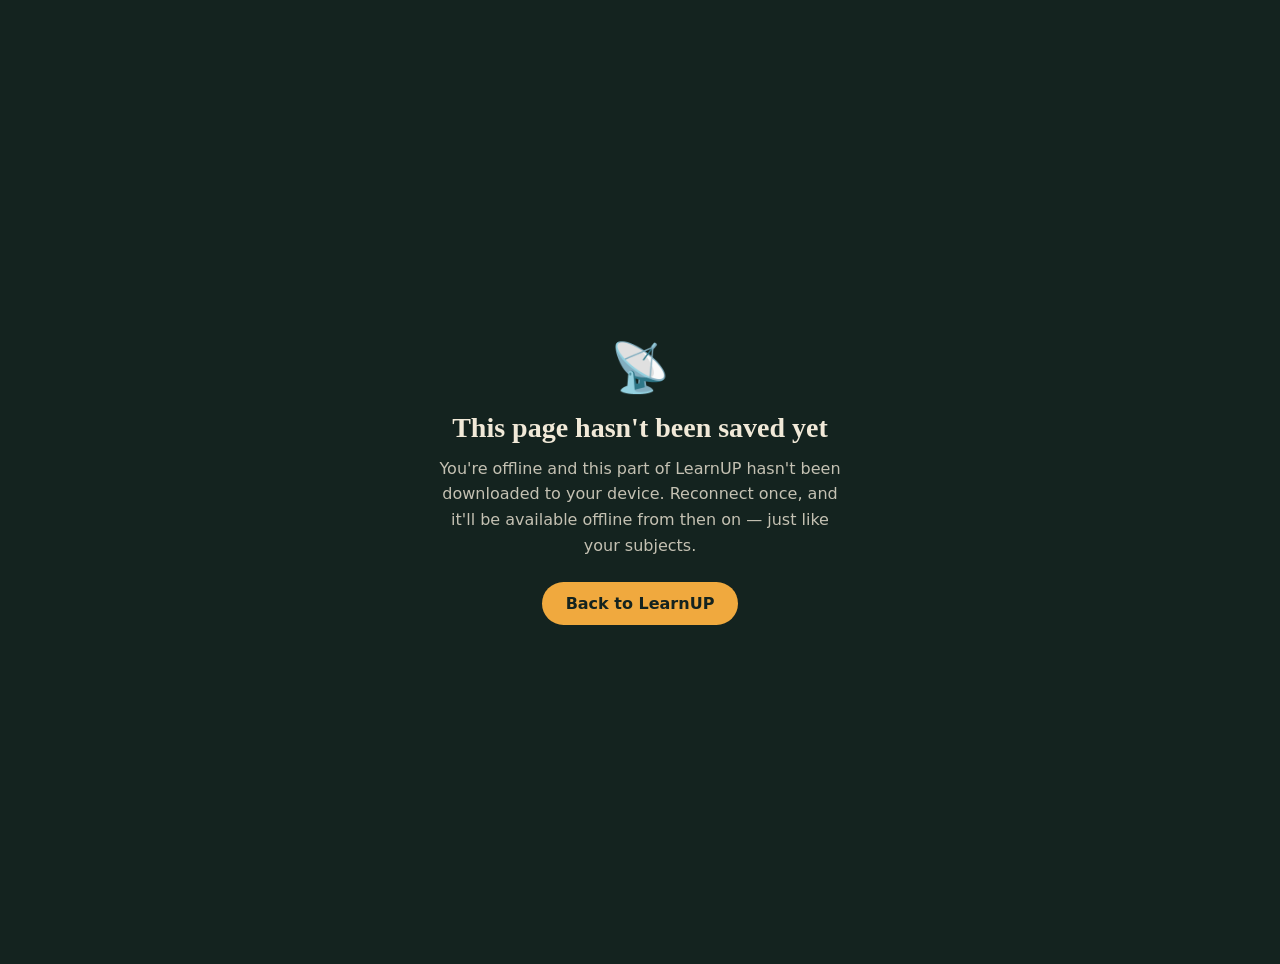
<file: learnup-pwa/offline.html>
<!DOCTYPE html>
<html lang="en">
<head>
<meta charset="UTF-8">
<meta name="viewport" content="width=device-width, initial-scale=1.0">
<title>You're offline — LearnUP</title>
<link rel="icon" href="icons/favicon-32.png">
<style>
  :root{ color-scheme: dark; }
  html,body{height:100%;margin:0;}
  body{
    display:flex; align-items:center; justify-content:center;
    background:#14231F; color:#F1E9D8;
    font-family: 'Space Grotesk', system-ui, sans-serif;
    text-align:center; padding:2rem;
  }
  .card{ max-width:26rem; }
  .glyph{ font-size:3rem; margin-bottom:1rem; }
  h1{ font-family:'Fraunces', serif; font-size:1.75rem; margin:0 0 .75rem; }
  p{ opacity:.8; line-height:1.6; margin:0 0 1.5rem; }
  a.btn{
    display:inline-block; background:#F0A93E; color:#14231F; font-weight:600;
    padding:.75rem 1.5rem; border-radius:999px; text-decoration:none;
  }
</style>
</head>
<body>
  <div class="card">
    <div class="glyph">📡</div>
    <h1>This page hasn't been saved yet</h1>
    <p>You're offline and this part of LearnUP hasn't been downloaded to your device. Reconnect once, and it'll be available offline from then on — just like your subjects.</p>
    <a class="btn" href="./index.html">Back to LearnUP</a>
  </div>
</body>
</html>
</file>
<file: learnup-pwa/styles.css>
@import url('https://fonts.googleapis.com/css2?family=Fraunces:ital,opsz,wght@0,9..144,400;0,9..144,600;0,9..144,700;1,9..144,500&family=Space+Grotesk:wght@400;500;600;700&family=IBM+Plex+Mono:wght@400;500;600&display=swap');

/* ---------- Tokens ---------- */
:root {
  --ink: #14231F;
  --ink-2: #1D2F29;
  --ink-3: #263C34;
  --paper: #F6EFDD;
  --paper-2: #EFE4C8;
  --paper-3: #E4D6B3;
  --text-light: #F1E9D8;
  --text-light-dim: #C9BFA6;
  --text-dark: #17211D;
  --text-dark-dim: #55574C;
  --gold: #F0A93E;
  --gold-dark: #C97F1F;
  --clay: #C1502E;
  --clay-dark: #9B3A1E;
  --leaf: #4C8B57;
  --leaf-dark: #37633F;

  --bg: var(--ink);
  --bg-panel: var(--ink-2);
  --bg-panel-2: var(--ink-3);
  --fg: var(--text-light);
  --fg-dim: var(--text-light-dim);
  --card-bg: var(--paper);
  --card-fg: var(--text-dark);
  --card-fg-dim: var(--text-dark-dim);
  --border: rgba(241, 233, 216, 0.14);
  --border-strong: rgba(241, 233, 216, 0.28);

  --display: 'Fraunces', Georgia, serif;
  --body: 'Space Grotesk', system-ui, -apple-system, Segoe UI, sans-serif;
  --mono: 'IBM Plex Mono', ui-monospace, SFMono-Regular, monospace;

  --radius-sm: 10px;
  --radius-md: 18px;
  --radius-lg: 28px;
  --shadow-lift: 0 20px 50px -20px rgba(10, 15, 13, 0.6);
  --container: 1180px;
}

[data-theme="light"] {
  --bg: var(--paper);
  --bg-panel: var(--paper-2);
  --bg-panel-2: #E9DCB8;
  --fg: var(--text-dark);
  --fg-dim: var(--text-dark-dim);
  --card-bg: var(--ink-2);
  --card-fg: var(--text-light);
  --card-fg-dim: var(--text-light-dim);
  --border: rgba(23, 33, 29, 0.12);
  --border-strong: rgba(23, 33, 29, 0.24);
  --shadow-lift: 0 20px 50px -22px rgba(23, 33, 29, 0.35);
}

*,
*::before,
*::after {
  box-sizing: border-box;
}

html {
  scroll-behavior: smooth;
}

@media (prefers-reduced-motion: reduce) {
  html {
    scroll-behavior: auto;
  }

  *,
  *::before,
  *::after {
    animation-duration: 0.01ms !important;
    animation-iteration-count: 1 !important;
    transition-duration: 0.01ms !important;
    scroll-behavior: auto !important;
  }
}

body {
  margin: 0;
  background: var(--bg);
  color: var(--fg);
  font-family: var(--body);
  line-height: 1.5;
  -webkit-font-smoothing: antialiased;
  transition: background .35s ease, color .35s ease;
}

img {
  max-width: 100%;
  display: block;
}

a {
  color: inherit;
}

ul {
  margin: 0;
  padding: 0;
  list-style: none;
}

h1,
h2,
h3,
h4 {
  font-family: var(--display);
  margin: 0;
  font-weight: 600;
}

p {
  margin: 0;
}

button {
  font-family: inherit;
  cursor: pointer;
}

:focus-visible {
  outline: 3px solid var(--gold);
  outline-offset: 3px;
  border-radius: 4px;
}

.container {
  max-width: var(--container);
  margin-inline: auto;
  padding-inline: 1.5rem;
}

@media (min-width: 640px) {
  .container {
    padding-inline: 2rem;
  }
}

.eyebrow {
  font-family: var(--mono);
  text-transform: uppercase;
  letter-spacing: .12em;
  font-size: .72rem;
  color: var(--gold);
  display: inline-flex;
  align-items: center;
  gap: .5rem;
}

.section {
  padding-block: clamp(3.5rem, 7vw, 6.5rem);
}

.section-head {
  max-width: 40rem;
  margin-bottom: clamp(2rem, 5vw, 3rem);
}

.section-head h2 {
  font-size: clamp(1.9rem, 4vw, 2.75rem);
  line-height: 1.12;
  margin-top: .6rem;
}

.section-head p {
  margin-top: 1rem;
  color: var(--fg-dim);
  font-size: 1.05rem;
}

.skip-link {
  position: absolute;
  left: -999px;
  top: 0;
  background: var(--gold);
  color: var(--ink);
  padding: .75rem 1.25rem;
  z-index: 200;
  border-radius: 0 0 8px 0;
  font-weight: 600;
}

.skip-link:focus {
  left: 0;
}

/* ---------- Offline banner ---------- */
.status-banner {
  background: var(--leaf-dark);
  color: #EFE7D8;
  font-family: var(--mono);
  font-size: .78rem;
  text-align: center;
  padding: .5rem 1rem;
  display: none;
  letter-spacing: .02em;
}

.status-banner.is-visible {
  display: block;
}

.status-banner.is-offline {
  background: var(--clay-dark);
}

/* ---------- Header ---------- */
header.site-header {
  position: sticky;
  top: 0;
  z-index: 100;
  background: color-mix(in srgb, var(--bg) 88%, transparent);
  backdrop-filter: blur(10px);
  border-bottom: 1px solid var(--border);
}

.nav {
  display: flex;
  align-items: center;
  justify-content: space-between;
  padding-block: 1rem;
  gap: 1rem;
}

.brand {
  display: flex;
  align-items: center;
  gap: .6rem;
  font-family: var(--display);
  font-weight: 700;
  font-size: 1.25rem;
  text-decoration: none;
}

.brand-mark {
  width: 2.1rem;
  height: 2.1rem;
  border-radius: 9px;
  background: var(--gold);
  display: flex;
  align-items: center;
  justify-content: center;
  font-size: 1.1rem;
}

.nav-links {
  display: none;
  gap: 2rem;
  font-size: .95rem;
  font-weight: 500;
}

.nav-links a {
  text-decoration: none;
  opacity: .85;
}

.nav-links a:hover {
  opacity: 1;
  color: var(--gold);
}

@media (min-width: 900px) {
  .nav-links {
    display: flex;
  }
}

.nav-actions {
  display: flex;
  align-items: center;
  gap: .6rem;
}

.icon-btn {
  width: 2.4rem;
  height: 2.4rem;
  border-radius: 50%;
  border: 1px solid var(--border-strong);
  background: transparent;
  color: var(--fg);
  display: flex;
  align-items: center;
  justify-content: center;
  font-size: 1rem;
}

.icon-btn:hover {
  border-color: var(--gold);
}

.menu-toggle {
  display: flex;
  background: none;
  border: none;
  color: var(--fg);
  font-size: 1.4rem;
  padding: .25rem;
}

@media (min-width:900px) {
  .menu-toggle {
    display: none;
  }
}

.mobile-nav {
  display: none;
  flex-direction: column;
  gap: .25rem;
  padding: .5rem 0 1.25rem;
  border-top: 1px solid var(--border);
}

.mobile-nav.is-open {
  display: flex;
}

.mobile-nav a {
  text-decoration: none;
  padding: .65rem .25rem;
  font-weight: 500;
}

@media (min-width:900px) {
  .mobile-nav {
    display: none !important;
  }
}

/* Buttons */
.btn {
  display: inline-flex;
  align-items: center;
  justify-content: center;
  gap: .5rem;
  padding: .8rem 1.5rem;
  border-radius: 999px;
  font-weight: 600;
  font-size: .95rem;
  text-decoration: none;
  border: 1px solid transparent;
  transition: transform .15s ease, box-shadow .15s ease;
  white-space: nowrap;
}

.btn:hover {
  transform: translateY(-1px);
}

.btn-primary {
  background: var(--gold);
  color: var(--ink);
}

.btn-primary:hover {
  box-shadow: 0 10px 24px -10px rgba(240, 169, 62, .6);
}

.btn-ghost {
  background: transparent;
  color: var(--fg);
  border-color: var(--border-strong);
}

.btn-ghost:hover {
  border-color: var(--gold);
  color: var(--gold);
}

.btn-block {
  width: 100%;
}

.btn-sm {
  padding: .55rem 1.1rem;
  font-size: .85rem;
}

/* ---------- Hero ---------- */
.hero {
  padding-block: clamp(2.5rem, 6vw, 4.5rem) clamp(3rem, 7vw, 5rem);
  position: relative;
  overflow: hidden;
}

.hero-grid {
  display: grid;
  gap: clamp(2.5rem, 5vw, 4rem);
  align-items: center;
}

@media (min-width: 980px) {
  .hero-grid {
    grid-template-columns: 1.05fr .95fr;
  }
}

.hero-badge {
  display: inline-flex;
  align-items: center;
  gap: .5rem;
  background: var(--bg-panel);
  border: 1px solid var(--border);
  padding: .5rem 1rem;
  border-radius: 999px;
  font-family: var(--mono);
  font-size: .75rem;
  color: var(--fg-dim);
  margin-bottom: 1.5rem;
}

.hero-badge .dot {
  width: .5rem;
  height: .5rem;
  border-radius: 50%;
  background: var(--leaf);
  box-shadow: 0 0 0 4px rgba(76, 139, 87, .2);
}

.hero h1 {
  font-size: clamp(2.4rem, 6vw, 4rem);
  line-height: 1.04;
  letter-spacing: -0.01em;
}

.hero h1 em {
  font-style: italic;
  color: var(--gold);
  font-weight: 500;
  position: relative;
}

.hero h1 .chalk-underline {
  position: relative;
  white-space: nowrap;
}

.hero h1 .chalk-underline svg {
  position: absolute;
  left: 0;
  right: 0;
  bottom: -.15em;
  width: 100%;
  height: .35em;
}

.hero p.lede {
  margin-top: 1.5rem;
  font-size: 1.15rem;
  color: var(--fg-dim);
  max-width: 32rem;
}

.hero-ctas {
  display: flex;
  gap: .9rem;
  flex-wrap: wrap;
  margin-top: 2rem;
}

.hero-trust {
  display: flex;
  flex-wrap: wrap;
  gap: 1.5rem;
  margin-top: 2.25rem;
  font-size: .85rem;
  color: var(--fg-dim);
}

.hero-trust li {
  display: flex;
  align-items: center;
  gap: .4rem;
}

.hero-trust li::before {
  content: "✓";
  color: var(--leaf);
  font-weight: 700;
}

/* --- Phone / dashboard mockup (signature-adjacent) --- */
.mock-wrap {
  position: relative;
  display: flex;
  justify-content: center;
}

.mock-card {
  width: min(360px, 100%);
  background: var(--card-bg);
  color: var(--card-fg);
  border-radius: var(--radius-lg);
  padding: 1.4rem;
  box-shadow: var(--shadow-lift);
  position: relative;
  z-index: 2;
}

.mock-top {
  display: flex;
  align-items: center;
  justify-content: space-between;
  margin-bottom: 1rem;
}

.mock-top h3 {
  font-size: 1rem;
}

.mock-status {
  font-family: var(--mono);
  font-size: .68rem;
  color: var(--leaf-dark);
  display: flex;
  align-items: center;
  gap: .35rem;
}

.mock-status::before {
  content: "";
  width: .4rem;
  height: .4rem;
  border-radius: 50%;
  background: var(--leaf);
}

.mock-subject {
  background: color-mix(in srgb, var(--card-bg) 85%, black 6%);
  border-radius: var(--radius-md);
  padding: 1rem;
  margin-bottom: 1rem;
}

.mock-subject-top {
  display: flex;
  justify-content: space-between;
  align-items: baseline;
  margin-bottom: .5rem;
  font-weight: 600;
}

.mock-progress-track {
  height: 6px;
  border-radius: 999px;
  background: rgba(0, 0, 0, .12);
  overflow: hidden;
}

.mock-progress-fill {
  height: 100%;
  background: var(--gold);
  border-radius: 999px;
  width: 0%;
  transition: width 1.1s cubic-bezier(.2, .8, .2, 1);
}

.mock-progress-label {
  font-family: var(--mono);
  font-size: .7rem;
  margin-top: .5rem;
  color: var(--card-fg-dim);
}

.mock-lesson-list {
  display: flex;
  flex-direction: column;
  gap: .55rem;
  margin-bottom: 1rem;
}

.mock-lesson {
  display: flex;
  align-items: center;
  justify-content: space-between;
  padding: .6rem .75rem;
  border-radius: 12px;
  background: color-mix(in srgb, var(--card-bg) 92%, black 3%);
  font-size: .85rem;
}

.mock-lesson-left {
  display: flex;
  align-items: center;
  gap: .6rem;
}

.mock-lesson-num {
  font-family: var(--mono);
  font-size: .72rem;
  color: var(--card-fg-dim);
  width: 1.1rem;
}

.mock-lesson-time {
  font-family: var(--mono);
  font-size: .72rem;
  color: var(--card-fg-dim);
}

.mock-state {
  font-size: .9rem;
}

.mock-state.done {
  color: var(--leaf-dark);
}

.mock-state.locked {
  opacity: .55;
}

.mock-quiz {
  display: flex;
  align-items: center;
  justify-content: space-between;
  background: var(--ink);
  color: var(--text-light);
  border-radius: var(--radius-md);
  padding: .9rem 1.1rem;
}

.mock-quiz span.tag {
  font-family: var(--mono);
  font-size: .68rem;
  color: var(--gold);
  display: block;
  margin-bottom: .15rem;
}

.mock-blob {
  position: absolute;
  width: 85%;
  aspect-ratio: 1;
  border-radius: 40% 60% 55% 45% / 45% 40% 60% 55%;
  background: linear-gradient(135deg, var(--gold) 0%, var(--clay) 100%);
  opacity: .16;
  filter: blur(6px);
  z-index: 1;
  top: 8%;
  right: -6%;
}

/* ---------- Ribbon divider (signature element) ---------- */
.ribbon {
  padding-block: 2.5rem;
  overflow: hidden;
}

.ribbon-inner {
  display: flex;
  align-items: center;
  gap: 1rem;
  max-width: var(--container);
  margin-inline: auto;
  padding-inline: 1.5rem;
}

.ribbon svg {
  width: 100%;
  height: 28px;
  display: block;
}

.ribbon-label {
  font-family: var(--mono);
  font-size: .7rem;
  letter-spacing: .08em;
  text-transform: uppercase;
  color: var(--fg-dim);
  white-space: nowrap;
  display: flex;
  align-items: center;
  gap: .4rem;
}

.ribbon-label .pulse {
  width: .45rem;
  height: .45rem;
  border-radius: 50%;
  background: var(--gold);
}

/* ---------- Curriculum ---------- */
.subject-grid {
  display: grid;
  gap: 1.1rem;
  grid-template-columns: repeat(2, 1fr);
}

@media (min-width: 640px) {
  .subject-grid {
    grid-template-columns: repeat(3, 1fr);
  }
}

@media (min-width: 980px) {
  .subject-grid {
    grid-template-columns: repeat(5, 1fr);
  }
}

.subject-card {
  background: var(--card-bg);
  color: var(--card-fg);
  border-radius: var(--radius-md);
  padding: 1.3rem 1.1rem 1.1rem;
  position: relative;
  isolation: isolate;
  transition: transform .2s ease;
}

.subject-card:hover {
  transform: translateY(-4px);
}

.subject-card::after {
  /* dog-eared page corner */
  content: "";
  position: absolute;
  top: 0;
  right: 0;
  width: 1.3rem;
  height: 1.3rem;
  background: linear-gradient(135deg, transparent 50%, color-mix(in srgb, var(--card-bg) 60%, black 20%) 50%);
  border-radius: 0 var(--radius-md) 0 8px;
}

.subject-emoji {
  font-size: 1.7rem;
  margin-bottom: .9rem;
  display: block;
}

.subject-card h3 {
  font-size: 1rem;
  font-family: var(--body);
  font-weight: 600;
}

.subject-card .count {
  font-family: var(--mono);
  font-size: .72rem;
  color: var(--card-fg-dim);
  margin-top: .3rem;
  display: block;
}

/* ---------- Learning Materials ---------- */
.section-head code {
  font-family: var(--mono);
  font-size: .85em;
  background: var(--bg-panel);
  border: 1px solid var(--border);
  padding: .1em .4em;
  border-radius: 5px;
}

.materials-toolbar {
  display: flex;
  flex-direction: column;
  gap: .75rem;
  margin-bottom: 1.75rem;
}

.filter-group {
  display: flex;
  flex-wrap: wrap;
  gap: .5rem;
}

.filter-chip {
  font-family: var(--mono);
  font-size: .78rem;
  background: var(--bg-panel);
  color: var(--fg);
  border: 1px solid var(--border-strong);
  border-radius: 999px;
  padding: .45rem .9rem;
}

.filter-chip:hover {
  border-color: var(--gold);
}

.filter-chip.is-active {
  background: var(--gold);
  color: var(--ink);
  border-color: var(--gold);
}

.materials-grid {
  display: grid;
  gap: 1.1rem;
  grid-template-columns: 1fr;
}

@media (min-width: 640px) {
  .materials-grid {
    grid-template-columns: repeat(2, 1fr);
  }
}

@media (min-width: 980px) {
  .materials-grid {
    grid-template-columns: repeat(3, 1fr);
  }
}

.materials-status {
  grid-column: 1 / -1;
  color: var(--fg-dim);
  font-family: var(--mono);
  font-size: .85rem;
  padding: 2rem 0;
  text-align: center;
}

.material-card {
  background: var(--card-bg);
  color: var(--card-fg);
  border-radius: var(--radius-md);
  padding: 1.3rem;
  display: flex;
  flex-direction: column;
  gap: .8rem;
}

.material-top {
  display: flex;
  align-items: flex-start;
  gap: .8rem;
}

.material-icon {
  width: 2.6rem;
  height: 2.6rem;
  flex-shrink: 0;
  border-radius: 10px;
  background: color-mix(in srgb, var(--card-bg) 85%, black 8%);
  display: flex;
  align-items: center;
  justify-content: center;
  font-size: 1.2rem;
}

.material-title {
  font-weight: 600;
  font-size: .95rem;
  line-height: 1.35;
}

.material-tags {
  display: flex;
  flex-wrap: wrap;
  gap: .4rem;
}

.material-tag {
  font-family: var(--mono);
  font-size: .68rem;
  text-transform: uppercase;
  letter-spacing: .04em;
  background: color-mix(in srgb, var(--card-bg) 88%, black 6%);
  color: var(--card-fg-dim);
  padding: .25rem .55rem;
  border-radius: 999px;
}

.material-tag.offline {
  color: var(--leaf-dark);
}

.material-meta {
  font-family: var(--mono);
  font-size: .74rem;
  color: var(--card-fg-dim);
  display: flex;
  justify-content: space-between;
  margin-top: auto;
}

.material-actions {
  display: flex;
  gap: .6rem;
}

/* ---------- Features ---------- */
.features-layout {
  display: grid;
  gap: 2.5rem;
}

@media (min-width: 980px) {
  .features-layout {
    grid-template-columns: 1.1fr .9fr;
    align-items: start;
  }
}

.feature-grid {
  display: grid;
  gap: 1.25rem;
  grid-template-columns: 1fr;
}

@media (min-width:640px) {
  .feature-grid {
    grid-template-columns: 1fr 1fr;
  }
}

.feature-card {
  border: 1px solid var(--border);
  border-radius: var(--radius-md);
  padding: 1.5rem;
  background: var(--bg-panel);
}

.feature-icon {
  width: 2.6rem;
  height: 2.6rem;
  border-radius: 10px;
  background: var(--bg-panel-2);
  display: flex;
  align-items: center;
  justify-content: center;
  font-size: 1.25rem;
  margin-bottom: 1rem;
}

.feature-card h3 {
  font-size: 1.05rem;
  margin-bottom: .5rem;
}

.feature-card p {
  color: var(--fg-dim);
  font-size: .92rem;
  line-height: 1.55;
}

.sync-panel {
  background: var(--card-bg);
  color: var(--card-fg);
  border-radius: var(--radius-lg);
  padding: 1.5rem;
  box-shadow: var(--shadow-lift);
}

.sync-panel h3 {
  font-size: 1rem;
  display: flex;
  align-items: center;
  gap: .5rem;
  margin-bottom: 1.1rem;
}

.sync-row {
  display: flex;
  justify-content: space-between;
  align-items: center;
  padding: .65rem 0;
  border-bottom: 1px solid color-mix(in srgb, var(--card-fg) 12%, transparent);
  font-size: .88rem;
}

.sync-row:last-of-type {
  border-bottom: none;
}

.sync-row .label {
  color: var(--card-fg-dim);
}

.chip-row {
  display: flex;
  flex-wrap: wrap;
  gap: .5rem;
  margin: 1rem 0 1.4rem;
}

.chip {
  font-family: var(--mono);
  font-size: .72rem;
  background: color-mix(in srgb, var(--card-bg) 88%, black 8%);
  padding: .35rem .7rem;
  border-radius: 999px;
}

.progress-list {
  display: flex;
  flex-direction: column;
  gap: .8rem;
}

.progress-item .top {
  display: flex;
  justify-content: space-between;
  font-size: .82rem;
  margin-bottom: .35rem;
}

.progress-item .top .pct {
  font-family: var(--mono);
  color: var(--card-fg-dim);
}

.progress-track {
  height: 6px;
  border-radius: 999px;
  background: rgba(0, 0, 0, .12);
  overflow: hidden;
}

.progress-fill {
  height: 100%;
  border-radius: 999px;
  background: var(--leaf);
  width: 0%;
  transition: width 1.2s cubic-bezier(.2, .8, .2, 1);
}

/* ---------- Stats ---------- */
.stats-bar {
  background: var(--bg-panel);
  border-top: 1px solid var(--border);
  border-bottom: 1px solid var(--border);
}

.stats-grid {
  display: grid;
  grid-template-columns: repeat(2, 1fr);
  gap: 2rem;
  padding-block: clamp(2.5rem, 5vw, 3.5rem);
}

@media (min-width: 720px) {
  .stats-grid {
    grid-template-columns: repeat(4, 1fr);
  }
}

.stat {
  text-align: center;
}

.stat .num {
  font-family: var(--mono);
  font-size: clamp(1.8rem, 4vw, 2.6rem);
  font-weight: 600;
  color: var(--gold);
}

.stat .lbl {
  margin-top: .4rem;
  font-size: .85rem;
  color: var(--fg-dim);
}

/* ---------- Testimonials ---------- */
.testi-grid {
  display: grid;
  gap: 1.5rem;
  grid-template-columns: 1fr;
}

@media (min-width: 900px) {
  .testi-grid {
    grid-template-columns: repeat(3, 1fr);
  }
}

.testi-card {
  background: var(--card-bg);
  color: var(--card-fg);
  border-radius: var(--radius-lg);
  padding: 1.75rem;
}

.stars {
  color: var(--gold);
  letter-spacing: .15em;
  font-size: .9rem;
}

.testi-card p {
  margin: 1rem 0 1.5rem;
  line-height: 1.6;
  font-size: .98rem;
}

.testi-person {
  display: flex;
  align-items: center;
  gap: .75rem;
}

.avatar {
  width: 2.6rem;
  height: 2.6rem;
  border-radius: 50%;
  background: var(--gold);
  color: var(--ink);
  display: flex;
  align-items: center;
  justify-content: center;
  font-weight: 700;
  font-size: .85rem;
}

.testi-person .who {
  font-weight: 600;
  font-size: .9rem;
}

.testi-person .role {
  font-size: .78rem;
  color: var(--card-fg-dim);
}

.testi-cta {
  text-align: center;
  margin-top: 2.5rem;
}

/* ---------- Reviews page: summary ---------- */
.rating-summary {
  display: flex;
  flex-wrap: wrap;
  gap: 2.5rem;
  align-items: center;
  background: var(--bg-panel);
  border: 1px solid var(--border);
  border-radius: var(--radius-lg);
  padding: 1.75rem 2rem;
}

.rs-score {
  display: flex;
  flex-direction: column;
  gap: .2rem;
}

.rs-number {
  font-family: var(--mono);
  font-size: 2.75rem;
  font-weight: 600;
  line-height: 1;
  color: var(--gold);
}

.rs-stars {
  color: var(--gold);
  font-size: 1.1rem;
  letter-spacing: .1em;
}

.rs-count {
  font-size: .85rem;
  color: var(--fg-dim);
}

.rs-bars {
  flex-grow: 1;
  min-width: 14rem;
  display: flex;
  flex-direction: column;
  gap: .4rem;
}

.rs-bar-row {
  display: grid;
  grid-template-columns: 2.2rem 1fr 2rem;
  align-items: center;
  gap: .6rem;
  font-family: var(--mono);
  font-size: .75rem;
  color: var(--fg-dim);
}

.rs-bar-track {
  height: 6px;
  border-radius: 999px;
  background: var(--border);
  overflow: hidden;
}

.rs-bar-fill {
  height: 100%;
  background: var(--gold);
  border-radius: 999px;
}

/* ---------- Reviews page: form + list layout ---------- */
.review-form-section .container {
  display: grid;
  gap: 2.5rem;
}

@media (min-width: 980px) {
  .review-form-section .container {
    grid-template-columns: 380px 1fr;
    align-items: start;
  }
}

.review-form-card {
  background: var(--card-bg);
  color: var(--card-fg);
  border-radius: var(--radius-lg);
  padding: 1.75rem;
  box-shadow: var(--shadow-lift);
  position: sticky;
  top: 6rem;
}

.review-form-card h3 {
  font-size: 1.15rem;
}

.form-hint {
  font-size: .82rem;
  color: var(--card-fg-dim);
  margin-top: .4rem;
  margin-bottom: 1.25rem;
}

.hp-field {
  position: absolute;
  left: -9999px;
  width: 1px;
  height: 1px;
  overflow: hidden;
}

.star-input {
  border: none;
  padding: 0;
  margin: 0 0 1.25rem;
}

.star-input legend {
  font-size: .85rem;
  font-weight: 600;
  margin-bottom: .5rem;
  padding: 0;
}

.stars-picker {
  display: flex;
  flex-direction: row-reverse;
  justify-content: flex-end;
  gap: .2rem;
}

.stars-picker input {
  position: absolute;
  opacity: 0;
  width: 0;
  height: 0;
}

.stars-picker label {
  font-size: 1.9rem;
  line-height: 1;
  cursor: pointer;
  color: color-mix(in srgb, var(--card-fg) 25%, transparent);
  transition: color .15s ease;
}

.stars-picker input:checked ~ label,
.stars-picker label:hover,
.stars-picker label:hover ~ label {
  color: var(--gold);
}

.form-row {
  margin-bottom: 1rem;
  display: flex;
  flex-direction: column;
  gap: .4rem;
}

.form-row label {
  font-size: .82rem;
  font-weight: 600;
}

.form-row input[type="text"],
.form-row select,
.form-row textarea {
  font-family: var(--body);
  font-size: .92rem;
  padding: .65rem .8rem;
  border-radius: 10px;
  border: 1px solid var(--border-strong);
  background: color-mix(in srgb, var(--card-bg) 92%, black 4%);
  color: var(--card-fg);
  resize: vertical;
}

.form-row input:focus,
.form-row select:focus,
.form-row textarea:focus {
  outline: 2px solid var(--gold);
  outline-offset: 1px;
}

.form-error {
  color: var(--clay);
  font-size: .85rem;
  margin: .25rem 0 0;
  min-height: 1.2em;
}

.form-success {
  color: var(--leaf);
  font-size: .85rem;
  margin: .25rem 0 0;
  min-height: 1.2em;
}

.review-list-head {
  display: flex;
  flex-wrap: wrap;
  justify-content: space-between;
  align-items: center;
  gap: 1rem;
  margin-bottom: 1.25rem;
}

.review-list-head h3 {
  font-size: 1.15rem;
}

.review-list {
  display: flex;
  flex-direction: column;
  gap: 1rem;
}

.review-card {
  background: var(--card-bg);
  color: var(--card-fg);
  border-radius: var(--radius-md);
  padding: 1.25rem 1.4rem;
}

.review-card-top {
  display: flex;
  align-items: center;
  gap: .8rem;
  margin-bottom: .7rem;
}

.review-avatar {
  width: 2.4rem;
  height: 2.4rem;
  border-radius: 50%;
  flex-shrink: 0;
  background: var(--gold);
  color: var(--ink);
  display: flex;
  align-items: center;
  justify-content: center;
  font-weight: 700;
  font-size: .9rem;
}

.review-name {
  font-weight: 600;
  font-size: .92rem;
}

.review-role {
  font-weight: 400;
  color: var(--card-fg-dim);
  font-size: .82rem;
}

.review-stars {
  color: var(--gold);
  font-size: .85rem;
  letter-spacing: .08em;
}

.review-time {
  margin-left: auto;
  font-family: var(--mono);
  font-size: .72rem;
  color: var(--card-fg-dim);
  white-space: nowrap;
}

.review-comment {
  font-size: .92rem;
  line-height: 1.6;
}

/* ---------- Pricing ---------- */
.pricing-grid {
  display: grid;
  gap: 1.5rem;
  grid-template-columns: 1fr;
}

@media (min-width: 900px) {
  .pricing-grid {
    grid-template-columns: repeat(3, 1fr);
  }
}

.price-card {
  border: 1px solid var(--border);
  border-radius: var(--radius-lg);
  padding: 2rem 1.75rem;
  background: var(--bg-panel);
  display: flex;
  flex-direction: column;
}

.price-card.featured {
  background: var(--card-bg);
  color: var(--card-fg);
  border-color: var(--gold);
  transform: translateY(-8px);
  box-shadow: var(--shadow-lift);
}

.price-badge {
  align-self: flex-start;
  font-family: var(--mono);
  font-size: .68rem;
  text-transform: uppercase;
  letter-spacing: .08em;
  background: var(--gold);
  color: var(--ink);
  padding: .3rem .7rem;
  border-radius: 999px;
  margin-bottom: 1.1rem;
}

.price-card h3 {
  font-size: 1.15rem;
}

.price-amount {
  font-family: var(--mono);
  font-size: 2rem;
  font-weight: 600;
  margin-top: .6rem;
}

.price-amount span {
  font-size: .85rem;
  font-weight: 400;
  opacity: .65;
}

.price-sub {
  font-size: .82rem;
  opacity: .65;
  margin-top: .2rem;
}

.price-list {
  margin: 1.5rem 0;
  display: flex;
  flex-direction: column;
  gap: .65rem;
  flex-grow: 1;
}

.price-list li {
  display: flex;
  gap: .6rem;
  font-size: .9rem;
  align-items: flex-start;
}

.price-list li.no {
  opacity: .45;
}

.price-list li .mark {
  flex-shrink: 0;
}

/* ---------- Final CTA ---------- */
.final-cta {
  background: var(--bg-panel);
  border-radius: var(--radius-lg);
  padding: clamp(2.5rem, 6vw, 4rem);
  text-align: center;
  margin-inline: 1.5rem;
}

.final-cta h2 {
  font-size: clamp(1.8rem, 4vw, 2.6rem);
}

.final-cta p {
  color: var(--fg-dim);
  margin-top: .9rem;
  max-width: 34rem;
  margin-inline: auto;
}

.store-row {
  display: flex;
  flex-wrap: wrap;
  justify-content: center;
  gap: .9rem;
  margin-top: 2rem;
}

/* ---------- Footer ---------- */
footer {
  padding-block: clamp(3rem, 6vw, 4.5rem) 2rem;
}

.footer-top {
  display: flex;
  flex-wrap: wrap;
  justify-content: space-between;
  gap: 2rem;
  padding-bottom: 2rem;
  border-bottom: 1px solid var(--border);
}

.footer-brand p {
  color: var(--fg-dim);
  font-size: .85rem;
  margin-top: .6rem;
  max-width: 20rem;
}

.footer-links {
  display: flex;
  gap: .75rem 1.5rem;
  flex-wrap: wrap;
  font-size: .85rem;
}

.footer-links a {
  text-decoration: none;
  color: var(--fg-dim);
}

.footer-links a:hover {
  color: var(--gold);
}

.footer-bottom {
  padding-top: 1.5rem;
  font-size: .78rem;
  color: var(--fg-dim);
  font-family: var(--mono);
}

/* ---------- Install toast ---------- */
.install-toast {
  position: fixed;
  left: 1rem;
  right: 1rem;
  bottom: 1rem;
  z-index: 150;
  max-width: 26rem;
  margin-inline: auto;
  background: var(--card-bg);
  color: var(--card-fg);
  border-radius: var(--radius-md);
  padding: 1rem 1.1rem;
  display: flex;
  align-items: center;
  gap: .9rem;
  box-shadow: var(--shadow-lift);
  transform: translateY(140%);
  transition: transform .35s cubic-bezier(.2, .8, .2, 1);
}

.install-toast.is-visible {
  transform: translateY(0);
}

.install-toast .txt {
  flex-grow: 1;
}

.install-toast .txt strong {
  display: block;
  font-size: .9rem;
}

.install-toast .txt span {
  font-size: .78rem;
  color: var(--card-fg-dim);
}

.install-toast .close-toast {
  background: none;
  border: none;
  color: var(--card-fg-dim);
  font-size: 1.1rem;
  padding: .2rem;
}

.ribbon svg {
  color: var(--fg);
}

.ribbon-flow {
  animation: flow 5s linear infinite;
}

@keyframes flow {
  to {
    stroke-dashoffset: -600;
  }
}

/* Reveal-on-scroll */
.reveal {
  opacity: 0;
  transform: translateY(18px);
  transition: opacity .6s ease, transform .6s ease;
}

.reveal.is-in {
  opacity: 1;
  transform: none;
}
</file>
<file: learnup/styles.css>
@import url('https://fonts.googleapis.com/css2?family=Fraunces:ital,opsz,wght@0,9..144,400;0,9..144,600;0,9..144,700;1,9..144,500&family=Space+Grotesk:wght@400;500;600;700&family=IBM+Plex+Mono:wght@400;500;600&display=swap');

/* ---------- Tokens ---------- */
:root{
  --ink:        #14231F;
  --ink-2:      #1D2F29;
  --ink-3:      #263C34;
  --paper:      #F6EFDD;
  --paper-2:    #EFE4C8;
  --paper-3:    #E4D6B3;
  --text-light: #F1E9D8;
  --text-light-dim: #C9BFA6;
  --text-dark:  #17211D;
  --text-dark-dim: #55574C;
  --gold:       #F0A93E;
  --gold-dark:  #C97F1F;
  --clay:       #C1502E;
  --clay-dark:  #9B3A1E;
  --leaf:       #4C8B57;
  --leaf-dark:  #37633F;

  --bg: var(--ink);
  --bg-panel: var(--ink-2);
  --bg-panel-2: var(--ink-3);
  --fg: var(--text-light);
  --fg-dim: var(--text-light-dim);
  --card-bg: var(--paper);
  --card-fg: var(--text-dark);
  --card-fg-dim: var(--text-dark-dim);
  --border: rgba(241,233,216,0.14);
  --border-strong: rgba(241,233,216,0.28);

  --display: 'Fraunces', Georgia, serif;
  --body: 'Space Grotesk', system-ui, -apple-system, Segoe UI, sans-serif;
  --mono: 'IBM Plex Mono', ui-monospace, SFMono-Regular, monospace;

  --radius-sm: 10px;
  --radius-md: 18px;
  --radius-lg: 28px;
  --shadow-lift: 0 20px 50px -20px rgba(10,15,13,0.6);
  --container: 1180px;
}

[data-theme="light"]{
  --bg: var(--paper);
  --bg-panel: var(--paper-2);
  --bg-panel-2: #E9DCB8;
  --fg: var(--text-dark);
  --fg-dim: var(--text-dark-dim);
  --card-bg: var(--ink-2);
  --card-fg: var(--text-light);
  --card-fg-dim: var(--text-light-dim);
  --border: rgba(23,33,29,0.12);
  --border-strong: rgba(23,33,29,0.24);
  --shadow-lift: 0 20px 50px -22px rgba(23,33,29,0.35);
}

*, *::before, *::after{ box-sizing: border-box; }
html{ scroll-behavior: smooth; }
@media (prefers-reduced-motion: reduce){
  html{ scroll-behavior: auto; }
  *, *::before, *::after{ animation-duration: 0.01ms !important; animation-iteration-count: 1 !important; transition-duration: 0.01ms !important; scroll-behavior: auto !important; }
}

body{
  margin:0;
  background: var(--bg);
  color: var(--fg);
  font-family: var(--body);
  line-height: 1.5;
  -webkit-font-smoothing: antialiased;
  transition: background .35s ease, color .35s ease;
}

img{ max-width:100%; display:block; }
a{ color: inherit; }
ul{ margin:0; padding:0; list-style:none; }
h1,h2,h3,h4{ font-family: var(--display); margin:0; font-weight:600; }
p{ margin:0; }
button{ font-family: inherit; cursor:pointer; }

:focus-visible{
  outline: 3px solid var(--gold);
  outline-offset: 3px;
  border-radius: 4px;
}

.container{
  max-width: var(--container);
  margin-inline: auto;
  padding-inline: 1.5rem;
}
@media (min-width: 640px){ .container{ padding-inline: 2rem; } }

.eyebrow{
  font-family: var(--mono);
  text-transform: uppercase;
  letter-spacing: .12em;
  font-size: .72rem;
  color: var(--gold);
  display:inline-flex;
  align-items:center;
  gap:.5rem;
}

.section{ padding-block: clamp(3.5rem, 7vw, 6.5rem); }
.section-head{ max-width: 40rem; margin-bottom: clamp(2rem, 5vw, 3rem); }
.section-head h2{ font-size: clamp(1.9rem, 4vw, 2.75rem); line-height: 1.12; margin-top:.6rem; }
.section-head p{ margin-top: 1rem; color: var(--fg-dim); font-size: 1.05rem; }

.skip-link{
  position:absolute; left:-999px; top:0; background:var(--gold); color:var(--ink);
  padding:.75rem 1.25rem; z-index:200; border-radius:0 0 8px 0; font-weight:600;
}
.skip-link:focus{ left:0; }

/* ---------- Offline banner ---------- */
.status-banner{
  background: var(--leaf-dark);
  color: #EFE7D8;
  font-family: var(--mono);
  font-size: .78rem;
  text-align:center;
  padding: .5rem 1rem;
  display:none;
  letter-spacing: .02em;
}
.status-banner.is-visible{ display:block; }
.status-banner.is-offline{ background: var(--clay-dark); }

/* ---------- Header ---------- */
header.site-header{
  position: sticky; top:0; z-index: 100;
  background: color-mix(in srgb, var(--bg) 88%, transparent);
  backdrop-filter: blur(10px);
  border-bottom: 1px solid var(--border);
}
.nav{
  display:flex; align-items:center; justify-content:space-between;
  padding-block: 1rem;
  gap: 1rem;
}
.brand{
  display:flex; align-items:center; gap:.6rem;
  font-family: var(--display); font-weight:700; font-size:1.25rem;
  text-decoration:none;
}
.brand-mark{
  width: 2.1rem; height:2.1rem; border-radius: 9px;
  background: var(--gold);
  display:flex; align-items:center; justify-content:center;
  font-size: 1.1rem;
}
.nav-links{
  display:none; gap: 2rem;
  font-size: .95rem; font-weight:500;
}
.nav-links a{ text-decoration:none; opacity:.85; }
.nav-links a:hover{ opacity:1; color: var(--gold); }
@media (min-width: 900px){ .nav-links{ display:flex; } }

.nav-actions{ display:flex; align-items:center; gap:.6rem; }
.icon-btn{
  width:2.4rem; height:2.4rem; border-radius:50%;
  border:1px solid var(--border-strong); background:transparent; color:var(--fg);
  display:flex; align-items:center; justify-content:center; font-size:1rem;
}
.icon-btn:hover{ border-color: var(--gold); }

.menu-toggle{
  display:flex; background:none; border:none; color:var(--fg); font-size:1.4rem; padding:.25rem;
}
@media (min-width:900px){ .menu-toggle{ display:none; } }

.mobile-nav{
  display:none; flex-direction:column; gap: .25rem;
  padding: .5rem 0 1.25rem;
  border-top: 1px solid var(--border);
}
.mobile-nav.is-open{ display:flex; }
.mobile-nav a{ text-decoration:none; padding: .65rem .25rem; font-weight:500; }
@media (min-width:900px){ .mobile-nav{ display:none !important; } }

/* Buttons */
.btn{
  display:inline-flex; align-items:center; justify-content:center; gap:.5rem;
  padding: .8rem 1.5rem; border-radius: 999px; font-weight:600; font-size:.95rem;
  text-decoration:none; border: 1px solid transparent; transition: transform .15s ease, box-shadow .15s ease;
  white-space: nowrap;
}
.btn:hover{ transform: translateY(-1px); }
.btn-primary{ background: var(--gold); color: var(--ink); }
.btn-primary:hover{ box-shadow: 0 10px 24px -10px rgba(240,169,62,.6); }
.btn-ghost{ background: transparent; color: var(--fg); border-color: var(--border-strong); }
.btn-ghost:hover{ border-color: var(--gold); color: var(--gold); }
.btn-block{ width:100%; }
.btn-sm{ padding:.55rem 1.1rem; font-size:.85rem; }

/* ---------- Hero ---------- */
.hero{
  padding-block: clamp(2.5rem, 6vw, 4.5rem) clamp(3rem,7vw,5rem);
  position: relative;
  overflow: hidden;
}
.hero-grid{
  display:grid; gap: clamp(2.5rem, 5vw, 4rem);
  align-items:center;
}
@media (min-width: 980px){ .hero-grid{ grid-template-columns: 1.05fr .95fr; } }

.hero-badge{
  display:inline-flex; align-items:center; gap:.5rem;
  background: var(--bg-panel); border:1px solid var(--border);
  padding: .5rem 1rem; border-radius: 999px;
  font-family: var(--mono); font-size:.75rem; color: var(--fg-dim);
  margin-bottom: 1.5rem;
}
.hero-badge .dot{ width:.5rem; height:.5rem; border-radius:50%; background: var(--leaf); box-shadow: 0 0 0 4px rgba(76,139,87,.2); }

.hero h1{
  font-size: clamp(2.4rem, 6vw, 4rem);
  line-height: 1.04;
  letter-spacing: -0.01em;
}
.hero h1 em{
  font-style: italic; color: var(--gold); font-weight:500;
  position:relative;
}
.hero h1 .chalk-underline{
  position:relative; white-space:nowrap;
}
.hero h1 .chalk-underline svg{
  position:absolute; left:0; right:0; bottom:-.15em; width:100%; height:.35em;
}

.hero p.lede{
  margin-top: 1.5rem; font-size: 1.15rem; color: var(--fg-dim); max-width: 32rem;
}
.hero-ctas{ display:flex; gap: .9rem; flex-wrap:wrap; margin-top: 2rem; }

.hero-trust{
  display:flex; flex-wrap:wrap; gap: 1.5rem;
  margin-top: 2.25rem; font-size:.85rem; color: var(--fg-dim);
}
.hero-trust li{ display:flex; align-items:center; gap:.4rem; }
.hero-trust li::before{ content:"✓"; color: var(--leaf); font-weight:700; }

/* --- Phone / dashboard mockup (signature-adjacent) --- */
.mock-wrap{ position:relative; display:flex; justify-content:center; }
.mock-card{
  width: min(360px, 100%);
  background: var(--card-bg);
  color: var(--card-fg);
  border-radius: var(--radius-lg);
  padding: 1.4rem;
  box-shadow: var(--shadow-lift);
  position: relative;
  z-index:2;
}
.mock-top{ display:flex; align-items:center; justify-content:space-between; margin-bottom:1rem; }
.mock-top h3{ font-size:1rem; }
.mock-status{ font-family: var(--mono); font-size:.68rem; color: var(--leaf-dark); display:flex; align-items:center; gap:.35rem; }
.mock-status::before{ content:""; width:.4rem; height:.4rem; border-radius:50%; background: var(--leaf); }

.mock-subject{
  background: color-mix(in srgb, var(--card-bg) 85%, black 6%);
  border-radius: var(--radius-md);
  padding: 1rem;
  margin-bottom: 1rem;
}
.mock-subject-top{ display:flex; justify-content:space-between; align-items:baseline; margin-bottom:.5rem; font-weight:600; }
.mock-progress-track{ height:6px; border-radius:999px; background: rgba(0,0,0,.12); overflow:hidden; }
.mock-progress-fill{ height:100%; background: var(--gold); border-radius:999px; width: 0%; transition: width 1.1s cubic-bezier(.2,.8,.2,1); }
.mock-progress-label{ font-family: var(--mono); font-size:.7rem; margin-top:.5rem; color: var(--card-fg-dim); }

.mock-lesson-list{ display:flex; flex-direction:column; gap:.55rem; margin-bottom: 1rem; }
.mock-lesson{
  display:flex; align-items:center; justify-content:space-between;
  padding: .6rem .75rem; border-radius: 12px;
  background: color-mix(in srgb, var(--card-bg) 92%, black 3%);
  font-size:.85rem;
}
.mock-lesson-left{ display:flex; align-items:center; gap:.6rem; }
.mock-lesson-num{ font-family: var(--mono); font-size:.72rem; color: var(--card-fg-dim); width:1.1rem; }
.mock-lesson-time{ font-family: var(--mono); font-size:.72rem; color: var(--card-fg-dim); }
.mock-state{ font-size:.9rem; }
.mock-state.done{ color: var(--leaf-dark); }
.mock-state.locked{ opacity:.55; }

.mock-quiz{
  display:flex; align-items:center; justify-content:space-between;
  background: var(--ink); color: var(--text-light);
  border-radius: var(--radius-md); padding: .9rem 1.1rem;
}
.mock-quiz span.tag{ font-family: var(--mono); font-size:.68rem; color: var(--gold); display:block; margin-bottom:.15rem; }

.mock-blob{
  position:absolute; width: 85%; aspect-ratio:1; border-radius: 40% 60% 55% 45% / 45% 40% 60% 55%;
  background: linear-gradient(135deg, var(--gold) 0%, var(--clay) 100%);
  opacity:.16; filter: blur(6px); z-index:1; top: 8%; right: -6%;
}

/* ---------- Ribbon divider (signature element) ---------- */
.ribbon{
  padding-block: 2.5rem;
  overflow:hidden;
}
.ribbon-inner{
  display:flex; align-items:center; gap:1rem; max-width: var(--container); margin-inline:auto; padding-inline:1.5rem;
}
.ribbon svg{ width:100%; height:28px; display:block; }
.ribbon-label{
  font-family: var(--mono); font-size:.7rem; letter-spacing:.08em; text-transform:uppercase;
  color: var(--fg-dim); white-space:nowrap; display:flex; align-items:center; gap:.4rem;
}
.ribbon-label .pulse{ width:.45rem; height:.45rem; border-radius:50%; background: var(--gold); }

/* ---------- Curriculum ---------- */
.subject-grid{
  display:grid; gap: 1.1rem;
  grid-template-columns: repeat(2, 1fr);
}
@media (min-width: 640px){ .subject-grid{ grid-template-columns: repeat(3, 1fr); } }
@media (min-width: 980px){ .subject-grid{ grid-template-columns: repeat(5, 1fr); } }

.subject-card{
  background: var(--card-bg); color: var(--card-fg);
  border-radius: var(--radius-md);
  padding: 1.3rem 1.1rem 1.1rem;
  position: relative;
  isolation: isolate;
  transition: transform .2s ease;
}
.subject-card:hover{ transform: translateY(-4px); }
.subject-card::after{
  /* dog-eared page corner */
  content:"";
  position:absolute; top:0; right:0; width: 1.3rem; height: 1.3rem;
  background: linear-gradient(135deg, transparent 50%, color-mix(in srgb, var(--card-bg) 60%, black 20%) 50%);
  border-radius: 0 var(--radius-md) 0 8px;
}
.subject-emoji{ font-size:1.7rem; margin-bottom: .9rem; display:block; }
.subject-card h3{ font-size:1rem; font-family: var(--body); font-weight:600; }
.subject-card .count{ font-family: var(--mono); font-size:.72rem; color: var(--card-fg-dim); margin-top:.3rem; display:block; }

/* ---------- Learning Materials ---------- */
.section-head code{
  font-family: var(--mono); font-size: .85em;
  background: var(--bg-panel); border: 1px solid var(--border);
  padding: .1em .4em; border-radius: 5px;
}
.materials-toolbar{
  display:flex; flex-direction:column; gap: .75rem;
  margin-bottom: 1.75rem;
}
.filter-group{ display:flex; flex-wrap:wrap; gap: .5rem; }
.filter-chip{
  font-family: var(--mono); font-size: .78rem;
  background: var(--bg-panel); color: var(--fg);
  border: 1px solid var(--border-strong); border-radius: 999px;
  padding: .45rem .9rem;
}
.filter-chip:hover{ border-color: var(--gold); }
.filter-chip.is-active{ background: var(--gold); color: var(--ink); border-color: var(--gold); }

.materials-grid{
  display:grid; gap: 1.1rem;
  grid-template-columns: 1fr;
}
@media (min-width: 640px){ .materials-grid{ grid-template-columns: repeat(2, 1fr); } }
@media (min-width: 980px){ .materials-grid{ grid-template-columns: repeat(3, 1fr); } }

.materials-status{
  grid-column: 1 / -1;
  color: var(--fg-dim); font-family: var(--mono); font-size: .85rem;
  padding: 2rem 0; text-align:center;
}

.material-card{
  background: var(--card-bg); color: var(--card-fg);
  border-radius: var(--radius-md);
  padding: 1.3rem;
  display:flex; flex-direction:column; gap: .8rem;
}
.material-top{ display:flex; align-items:flex-start; gap: .8rem; }
.material-icon{
  width: 2.6rem; height:2.6rem; flex-shrink:0; border-radius: 10px;
  background: color-mix(in srgb, var(--card-bg) 85%, black 8%);
  display:flex; align-items:center; justify-content:center; font-size: 1.2rem;
}
.material-title{ font-weight:600; font-size: .95rem; line-height:1.35; }
.material-tags{ display:flex; flex-wrap:wrap; gap: .4rem; }
.material-tag{
  font-family: var(--mono); font-size: .68rem; text-transform:uppercase; letter-spacing:.04em;
  background: color-mix(in srgb, var(--card-bg) 88%, black 6%);
  color: var(--card-fg-dim);
  padding: .25rem .55rem; border-radius: 999px;
}
.material-tag.offline{ color: var(--leaf-dark); }
.material-meta{
  font-family: var(--mono); font-size: .74rem; color: var(--card-fg-dim);
  display:flex; justify-content:space-between; margin-top:auto;
}
.material-actions{ display:flex; gap: .6rem; }

/* ---------- Features ---------- */
.features-layout{
  display:grid; gap: 2.5rem;
}
@media (min-width: 980px){ .features-layout{ grid-template-columns: 1.1fr .9fr; align-items:start; } }

.feature-grid{ display:grid; gap: 1.25rem; grid-template-columns: 1fr; }
@media (min-width:640px){ .feature-grid{ grid-template-columns: 1fr 1fr; } }

.feature-card{
  border: 1px solid var(--border); border-radius: var(--radius-md);
  padding: 1.5rem; background: var(--bg-panel);
}
.feature-icon{
  width: 2.6rem; height:2.6rem; border-radius: 10px;
  background: var(--bg-panel-2); display:flex; align-items:center; justify-content:center;
  font-size: 1.25rem; margin-bottom: 1rem;
}
.feature-card h3{ font-size: 1.05rem; margin-bottom: .5rem; }
.feature-card p{ color: var(--fg-dim); font-size: .92rem; line-height:1.55; }

.sync-panel{
  background: var(--card-bg); color: var(--card-fg);
  border-radius: var(--radius-lg); padding: 1.5rem;
  box-shadow: var(--shadow-lift);
}
.sync-panel h3{ font-size:1rem; display:flex; align-items:center; gap:.5rem; margin-bottom:1.1rem; }
.sync-row{ display:flex; justify-content:space-between; align-items:center; padding: .65rem 0; border-bottom: 1px solid color-mix(in srgb, var(--card-fg) 12%, transparent); font-size:.88rem; }
.sync-row:last-of-type{ border-bottom:none; }
.sync-row .label{ color: var(--card-fg-dim); }
.chip-row{ display:flex; flex-wrap:wrap; gap:.5rem; margin: 1rem 0 1.4rem; }
.chip{ font-family: var(--mono); font-size:.72rem; background: color-mix(in srgb, var(--card-bg) 88%, black 8%); padding:.35rem .7rem; border-radius:999px; }

.progress-list{ display:flex; flex-direction:column; gap: .8rem; }
.progress-item .top{ display:flex; justify-content:space-between; font-size:.82rem; margin-bottom:.35rem; }
.progress-item .top .pct{ font-family: var(--mono); color: var(--card-fg-dim); }
.progress-track{ height:6px; border-radius:999px; background: rgba(0,0,0,.12); overflow:hidden; }
.progress-fill{ height:100%; border-radius:999px; background: var(--leaf); width:0%; transition: width 1.2s cubic-bezier(.2,.8,.2,1); }

/* ---------- Stats ---------- */
.stats-bar{
  background: var(--bg-panel);
  border-top: 1px solid var(--border); border-bottom: 1px solid var(--border);
}
.stats-grid{
  display:grid; grid-template-columns: repeat(2,1fr); gap: 2rem;
  padding-block: clamp(2.5rem,5vw,3.5rem);
}
@media (min-width: 720px){ .stats-grid{ grid-template-columns: repeat(4,1fr); } }
.stat{ text-align:center; }
.stat .num{ font-family: var(--mono); font-size: clamp(1.8rem,4vw,2.6rem); font-weight:600; color: var(--gold); }
.stat .lbl{ margin-top:.4rem; font-size:.85rem; color: var(--fg-dim); }

/* ---------- Testimonials ---------- */
.testi-grid{ display:grid; gap: 1.5rem; grid-template-columns: 1fr; }
@media (min-width: 900px){ .testi-grid{ grid-template-columns: repeat(3,1fr); } }
.testi-card{
  background: var(--card-bg); color: var(--card-fg);
  border-radius: var(--radius-lg); padding: 1.75rem;
}
.stars{ color: var(--gold); letter-spacing:.15em; font-size:.9rem; }
.testi-card p{ margin: 1rem 0 1.5rem; line-height:1.6; font-size:.98rem; }
.testi-person{ display:flex; align-items:center; gap:.75rem; }
.avatar{
  width:2.6rem; height:2.6rem; border-radius:50%;
  background: var(--gold); color: var(--ink);
  display:flex; align-items:center; justify-content:center; font-weight:700; font-size:.85rem;
}
.testi-person .who{ font-weight:600; font-size:.9rem; }
.testi-person .role{ font-size:.78rem; color: var(--card-fg-dim); }

/* ---------- Pricing ---------- */
.pricing-grid{ display:grid; gap: 1.5rem; grid-template-columns: 1fr; }
@media (min-width: 900px){ .pricing-grid{ grid-template-columns: repeat(3,1fr); } }
.price-card{
  border: 1px solid var(--border); border-radius: var(--radius-lg);
  padding: 2rem 1.75rem; background: var(--bg-panel);
  display:flex; flex-direction:column;
}
.price-card.featured{
  background: var(--card-bg); color: var(--card-fg);
  border-color: var(--gold);
  transform: translateY(-8px);
  box-shadow: var(--shadow-lift);
}
.price-badge{
  align-self:flex-start; font-family: var(--mono); font-size:.68rem; text-transform:uppercase; letter-spacing:.08em;
  background: var(--gold); color: var(--ink); padding: .3rem .7rem; border-radius: 999px; margin-bottom: 1.1rem;
}
.price-card h3{ font-size:1.15rem; }
.price-amount{ font-family: var(--mono); font-size: 2rem; font-weight:600; margin-top:.6rem; }
.price-amount span{ font-size:.85rem; font-weight:400; opacity:.65; }
.price-sub{ font-size:.82rem; opacity:.65; margin-top:.2rem; }
.price-list{ margin: 1.5rem 0; display:flex; flex-direction:column; gap:.65rem; flex-grow:1; }
.price-list li{ display:flex; gap:.6rem; font-size:.9rem; align-items:flex-start; }
.price-list li.no{ opacity:.45; }
.price-list li .mark{ flex-shrink:0; }

/* ---------- Final CTA ---------- */
.final-cta{
  background: var(--bg-panel);
  border-radius: var(--radius-lg);
  padding: clamp(2.5rem, 6vw, 4rem);
  text-align:center;
  margin-inline: 1.5rem;
}
.final-cta h2{ font-size: clamp(1.8rem,4vw,2.6rem); }
.final-cta p{ color: var(--fg-dim); margin-top:.9rem; max-width: 34rem; margin-inline:auto; }
.store-row{ display:flex; flex-wrap:wrap; justify-content:center; gap:.9rem; margin-top: 2rem; }

/* ---------- Footer ---------- */
footer{ padding-block: clamp(3rem,6vw,4.5rem) 2rem; }
.footer-top{ display:flex; flex-wrap:wrap; justify-content:space-between; gap:2rem; padding-bottom: 2rem; border-bottom:1px solid var(--border); }
.footer-brand p{ color: var(--fg-dim); font-size:.85rem; margin-top:.6rem; max-width: 20rem; }
.footer-links{ display:flex; gap: .75rem 1.5rem; flex-wrap:wrap; font-size:.85rem; }
.footer-links a{ text-decoration:none; color: var(--fg-dim); }
.footer-links a:hover{ color: var(--gold); }
.footer-bottom{ padding-top: 1.5rem; font-size:.78rem; color: var(--fg-dim); font-family: var(--mono); }

/* ---------- Install toast ---------- */
.install-toast{
  position: fixed; left: 1rem; right: 1rem; bottom: 1rem; z-index: 150;
  max-width: 26rem; margin-inline:auto;
  background: var(--card-bg); color: var(--card-fg);
  border-radius: var(--radius-md); padding: 1rem 1.1rem;
  display:flex; align-items:center; gap:.9rem;
  box-shadow: var(--shadow-lift);
  transform: translateY(140%); transition: transform .35s cubic-bezier(.2,.8,.2,1);
}
.install-toast.is-visible{ transform: translateY(0); }
.install-toast .txt{ flex-grow:1; }
.install-toast .txt strong{ display:block; font-size:.9rem; }
.install-toast .txt span{ font-size:.78rem; color: var(--card-fg-dim); }
.install-toast .close-toast{ background:none; border:none; color: var(--card-fg-dim); font-size:1.1rem; padding:.2rem; }

.ribbon svg{ color: var(--fg); }
.ribbon-flow{ animation: flow 5s linear infinite; }
@keyframes flow{ to{ stroke-dashoffset: -600; } }

/* Reveal-on-scroll */
.reveal{ opacity:0; transform: translateY(18px); transition: opacity .6s ease, transform .6s ease; }
.reveal.is-in{ opacity:1; transform:none; }
</file>
